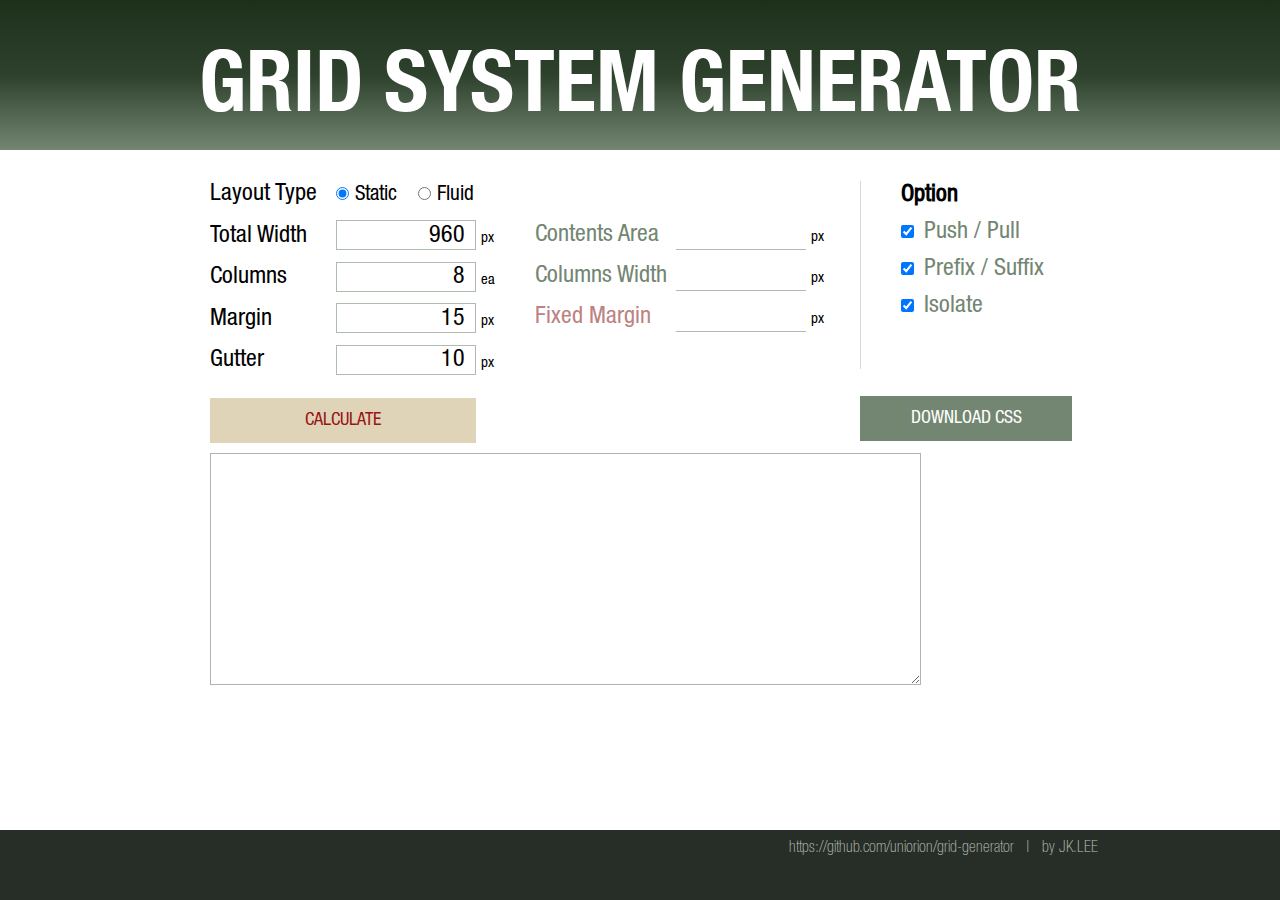
<file: index.html>
<!DOCTYPE html>
<html lang="en">
<head>
	<meta charset="UTF-8">
	<title>Generator</title>
	<link rel="stylesheet" href="style/ress.min.css">
	<link rel="stylesheet" href="style/style.css">
</head>
<body>
	<div class="container">
		<div class="header-wrap">
			<header class="header">
				<h1>GRID SYSTEM GENERATOR</h1>
			</header>
		</div>
		<div class="contents-wrap">
			<div class="contents">
				<div class="calculate">
					<label for="rdo_gs_type_stt">Layout Type</label>
					<input type="radio" name="rdo_gs_type" id="rdo_gs_type_stt" value="stt" checked>
					<label for="rdo_gs_type_stt" class="rdo-label">Static</label>
					<input type="radio" name="rdo_gs_type" id="rdo_gs_type_fld" value="fld">
					<label for="rdo_gs_type_fld" class="rdo-label">Fluid</label><br>
					<label for="txt_total_width"><span class="required"></span>Total Width</label>
					<input type="text" id="txt_total_width" value="960"><span class="unit">px</span><br>
					<label for="txt_columns"><span class="required"></span>Columns</label>
					<input type="text" id="txt_columns" value="8"><span class="unit">ea</span><br>
					<label for="txt_margin_width">Margin</label>
					<input type="text" id="txt_margin_width" value="15"><span class="unit">px</span><br>
					<label for="txt_gutter_width">Gutter</label>
					<input type="text" id="txt_gutter_width" value="10"><span class="unit">px</span>
					<button class="btn-calculate" type="button">CALCULATE</button>
				</div>
				<div class="recommend">
					<div class="recommend_alert" role="alert">
						<p>This numbers can't calculate.<br>Try again please.</p>
					</div>
					<label for="txt_content_area">Contents Area</label>
					<input type="text" id="txt_content_area" readonly><span class="unit">px</span><br>
					<label for="txt_column_width">Columns Width</label>
					<input type="text" id="txt_column_width" readonly><span class="unit">px</span><br>
					<label for="txt_fixed_margin">Fixed Margin</label>
					<input type="text" id="txt_fixed_margin" readonly><span class="unit">px</span><br>
				</div>
				<div class="options">
					<div>
						<h2>Option</h2>
						<input type="checkbox" id="chk_opt_pu" checked><label for="chk_opt_pu">Push / Pull</label><br>
						<input type="checkbox" id="chk_opt_fix" checked><label for="chk_opt_fix">Prefix / Suffix</label><br>
						<input type="checkbox" id="chk_opt_isolate" checked><label for="chk_opt_isolate">Isolate</label><br>
					</div>
					<button class="btn-download" type="button">DOWNLOAD CSS</button>
				</div>
				<div class="grid-view">
		 			<textarea name="txta_css" id="txta_css" cols="109" rows="15">
		 			</textarea>
				</div>
			</div>
		</div>
		<div class="footer-wrap">
			<footer class="footer">
	 			<ul>
	 				<li><a href="https://github.com/uniorion/grid-generator">https://github.com/uniorion/grid-generator</a></li>
	 				<li>by JK.LEE</li>
	 			</ul>
			</footer>
		</div>
	</div>	
	<script src="js/js-utils.js"></script>
	<script src="js/gs-generator.js"></script>
	<script src="js/gs-make-css.js"></script>
</body>
</html>
</file>
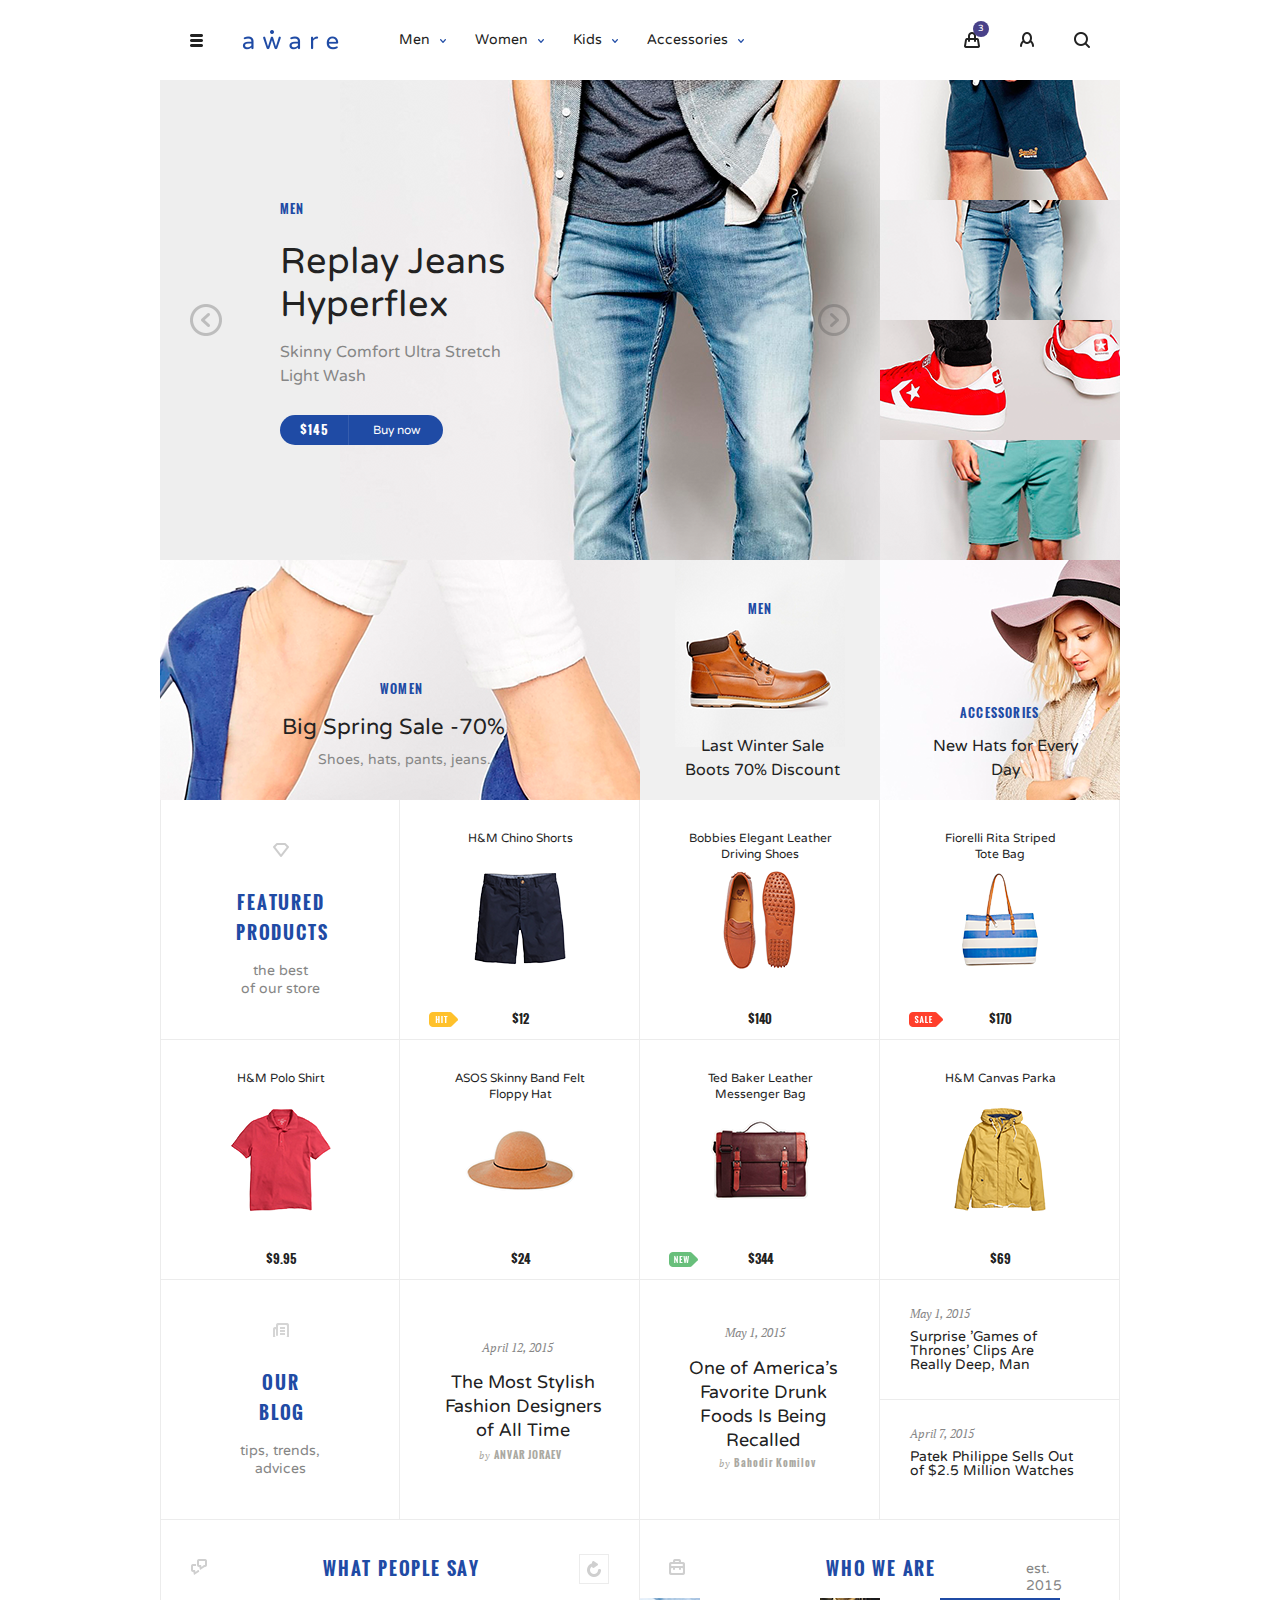
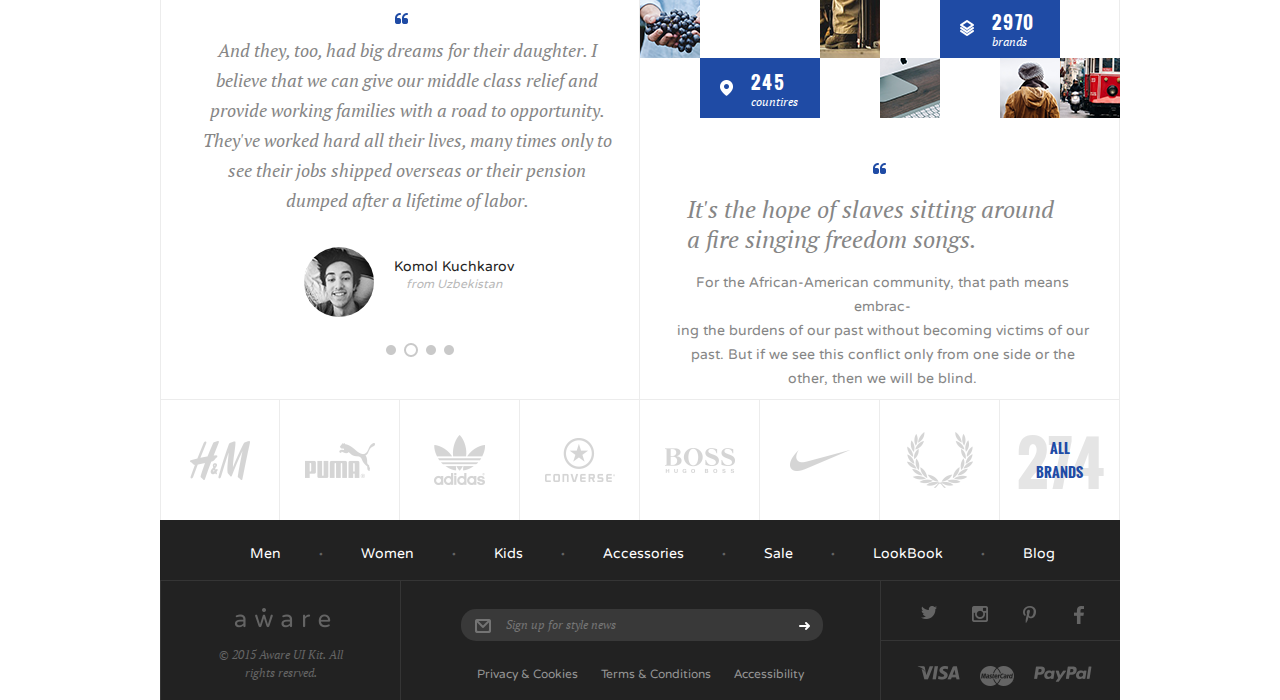
<file: FDS/aware-single-page/index.html>
<!DOCTYPE html>
<!--[if !IE]><!-->
<html lang="en"><!--<![endif]-->
<!--[if IE 6]><html lang="ko-KR" class="lt-ie10 lt-ie9 lt-ie8 ie6"><![endif]-->
<!--[if IE 7]><html lang="ko-KR" class="lt-ie10 lt-ie9 lt-ie8 ie7"><![endif]-->
<!--[if IE 8]><html lang="ko-KR" class="lt-ie10 lt-ie9 ie8"><![endif]-->
<!--[if IE 9]><html lang="ko-KR" class="lt-ie10 ie9"><![endif]-->
<head>
  <meta http-equiv="X-UA-Compatible" content="IE=Edge">
  <meta charset="UTF-8">
  <title>aware : Exculusive mall, Jeans, Accessories, Bag</title>
  <link rel="stylesheet" href="styles/style.css">
  <link rel="stylesheet" href="styles/gs-960-8-0-120-0.css">
</head>
<body>
	<a href="#skip-content" class="readable-hidden">Move to Main Contents</a>
  <div class="container">	
  	<header class="header clear-fix">
			<h1 class="logo">
				<a href="#"><img src="images/common/logo-aware.png" alt="aware Logo" width="97" height="20"></a>
			</h1>
			<button type="button" class="btn-side-menu">Menu</button>
			<nav class="hearder-menu" role="navigation">
				<h2 class="readable-hidden">Main Menu</h2>
				<ul class="clear-fix">
					<li><a href="#">Men</a></li>
					<li><a href="#">Women</a></li>
					<li><a href="#">Kids</a></li>
					<li><a href="#">Accessories</a></li>
				</ul>
			</nav>
			<ul class="header-my-menu clear-fix">
				<li>
					<a href="#" role="button"><img src="images/icon/icon-bag.png" alt="Basket">
					<span class="items-counter" data-item="3" aria-describedby="basket-item-count"></span>
					</a>
					<p class="readable-hidden" id="basket-item-count">3 Items are in your basket</p>
				</li>
				<li>
					<a href="#" role="button"><img src="images/icon/icon-face.png" alt="My Information"></a>
				</li>
				<li>
					<a href="#" role="search"><img src="images/icon/icon-search.png" alt="Search"></a>
				</li>
			</ul>
		</header>
		<main class="contents" id="skip-content">
			<div class="row">
	      <div class="box-4 col-6 contents-slider clear-fix">
					<h2 class="readable-hidden">This area is Slide Show</h2>
					<div class="slider-main">
						<ul class="clear-fix" role="banner">
							<li>
								<img src="images/contents/cont-mans-jean.png" alt="Man's Jean" width="720" height="480">
								<div class="product-info">
									<a href="#">
										<span class="category">MEN</span>
										<span class="names">Replay Jeans Hyperflex</span>
										<span class="desription">Skinny Comfort Ultra Stretch Light Wash</span>
									</a>	
									<div class="btn-price">
										<em>$145</em><a href="#" role="button">Buy now</a>
									</div>								
								</div>
							</li>
						</ul>
						<div class="slider-nav">
							<a href="#" class="btn-prev" role="button">preview</a>
							<a href="#" class="btn-next" role="button">next</a>
						</div>
					</div>
				</div>
	      <div class="box-4 col-2 slider-list">
					<ul role="banner">
						<li>
							<a href="#"><img src="images/contents/cont-slide-item01.png" alt="Product Image Description 1" width="240" height="120"></a>
						</li>
						<li class="list-item-hover">
							<a href="#"><img src="images/contents/cont-slide-item02.png" alt="Product Image Description 2" width="240" height="120"></a>
						</li>
						<li>
							<a href="#"><img src="images/contents/cont-slide-item03.png" alt="Product Image Description 3" width="240" height="120"></a>
						</li>
						<li>
							<a href="#"><img src="images/contents/cont-slide-item04.png" alt="Product Image Description 4" width="240" height="120"></a>
						</li>
					</ul>
	      </div>
			</div>
      <div class="row">
				<ul class="contents-category" role="banner">
					<li class="box-2 col-4">
						<a href="#">
							<img src="images/contents/cont-category-banner01.png" alt="Women's blue shoes" width="480" height="240">
							<p>WOMEN</p>
							<em>Big Spring Sale -70%</em>
							<span>Shoes, hats, pants, jeans.</span>
						</a>
					</li>
					<li class="box-2 col-2">
						<a href="#">
							<img src="images/contents/cont-category-banner02.png" alt="Men's brown shoes" width="240" height="240">
							<p>MEN</p>
							<em>Last Winter Sale Boots 70% Discount</em>
						</a>
					</li>
					<li class="box-2 col-2">
						<a href="#">
							<img src="images/contents/cont-category-banner03.png" alt="Women's pink hat" width="240" height="240">
							<p>ACCESSORIES</p>
							<em>New Hats for Every Day</em>
						</a>
					</li>
				</ul>
			</div>
			<div class="row">
				<ul class="contents-featured" role="banner">
					<li class="box-2 col-2">
						<h2 class="area-title">FEATURED PRODUCTS</h2>
						<p>the best<br>of our store</p>
					</li>
					<li class="box-2 col-2">
						<a href="#">
							<img src="images/contents/cont-feature01.png" alt="">
							<p class="featured-names">H&amp;M Chino Shorts</p>
							<p class="featured-price"><span class="hit">Hit item</span>$12</p>
						</a>
					</li>
					<li class="box-2 col-2">
						<a href="#">
							<img src="images/contents/cont-feature02.png" alt="">
							<p class="featured-names">Bobbies Elegant Leather<br>Driving Shoes</p>
							<p class="featured-price">$140</p>
						</a>
					</li>
					<li class="box-2 col-2">
						<a href="#">
							<img src="images/contents/cont-feature03.png" alt="">
							<p class="featured-names">Fiorelli Rita Striped<br>Tote Bag</p>
							<p class="featured-price"><span class="sale">Sale item</span>$170</p>
						</a>
					</li>
					<li class="box-2 col-2">
						<a href="#">
							<img src="images/contents/cont-feature04.png" alt="">
							<p class="featured-names">H&amp;M Polo Shirt</p>
							<p class="featured-price">$9.95</p>
						</a>
					</li>
					<li class="box-2 col-2">
						<a href="#">
							<img src="images/contents/cont-feature05.png" alt="">
							<p class="featured-names">ASOS Skinny Band Felt<br>Floppy Hat</p>
							<p class="featured-price">$24</p>
						</a>
					</li>
					<li class="box-2 col-2">
						<a href="#">
							<img src="images/contents/cont-feature06.png" alt="">
							<p class="featured-names">Ted Baker Leather<br>Messenger Bag</p>
							<p class="featured-price"><span class="new">New item</span>$344</p>
						</a>
					</li>
					<li class="box-2 col-2">
						<a href="#">
							<img src="images/contents/cont-feature07.png" alt="">
							<p class="featured-names">H&amp;M Canvas Parka</p>
							<p class="featured-price">$69</p>
						</a>
					</li>
				</ul>
			</div>
			<div class="row">
				<ul class="contents-blog">
					<li class="box-2 col-2">
						<h2 class="area-title">OUR BLOG</h2>
						<p>tips, trends,<br>advices</p>
					</li>
					<li class="box-2 col-2">
						<a href="#">
							<img src="images/contents/cont-blog-img01.png" alt="">
							<p class="blog-date">April 12, 2015</p>
							<p class="blog-title">The Most Stylish Fashion Designers of All Time</p>
							<p class="blog-author"><i>by</i> ANVAR JORAEV</p>
						</a>
					</li>
					<li class="box-2 col-2">
						<a href="#">
							<img src="images/contents/cont-blog-img01.png" alt="">
							<p class="blog-date">May 1, 2015</p>
							<p class="blog-title">One of America's Favorite Drunk Foods Is Being Recalled</p>
							<p class="blog-author"><i>by</i> Bahodir Komilov</p>
						</a>
					</li>
					<li class="box-1 col-2">
						<a href="#">
							<img src="images/contents/cont-blog-img01.png" alt="" width="240" height="120">
							<p class="blog-date">May 1, 2015</p>
							<p class="blog-title">Surprise 'Games of Thrones' Clips Are Really Deep, Man</p>
						</a></li>
					<li class="box-1 col-2">
						<a href="#">
							<img src="images/contents/cont-blog-img01.png" alt="" width="240" height="120">
							<p class="blog-date">April 7, 2015</p>
							<p class="blog-title">Patek Philippe Sells Out of $2.5 Million Watches</p>
						</a></li>
				</ul>
			</div>
			<div class="row">
				<div class="box-4 col-4 contents-comments">
					<h2 class="area-title">WHAT PEOPLE SAY</h2>
					<ul class="comments-list">
						<li>
							<q>And they, too, had big dreams for their daughter. I believe that we can give our middle class relief and provide working families with a road to opportunity. They've worked hard all their lives, many times only to see their jobs shipped overseas or their pension dumped after a lifetime of labor.</q>
							<figure>
								<img src="images/contents/cont-thumbnail-komol.png" alt="" width="70" height="70">
								<figcaption>Komol Kuchkarov<br><i>from Uzbekistan</i></figcaption>
							</figure>
						</li>
					</ul>
					<ul class="pagination">
						<li role="button">1</li>
						<li class="on" role="button">2</li>
						<li role="button">3</li>
						<li role="button">4</li>
					</ul>
					<button type="button" class="btn-reload">Reload</button>
				</div>
				<div class="box-4 col-4 contents-about">
					<h2 class="area-title">WHO WE ARE</h2>
					<span>est. 2015</span>
					<div class="about-info">
						<div class="countries"><em>245</em><i>countires</i></div>
						<div class="brands"><em>2970</em><i>brands</i></div>
						<span class="about-pic-1" role="image"></span>
						<span class="about-pic-2" role="image"></span>
						<span class="about-pic-3" role="image"></span>
						<span class="about-pic-4" role="image"></span>
						<span class="about-pic-5" role="image"></span>
					</div>
					<q>It's the hope of slaves sitting around a fire singing freedom songs.</q>
					<p>For the African-American community, that path means embrac-<br>ing the burdens of our past without becoming victims of our past. But if we see this conflict only from one side or the other, then we will be blind.</p>
				</div>
			</div>
			<div class="row">
				<h2 class="readable-hidden">Our Brands</h2>
				<ul class="contents-brands" role="banner">
					<li class="box-1 col-1">H&amp;M</li>
					<li class="box-1 col-1">Puma</li>
					<li class="box-1 col-1">Adidas</li>
					<li class="box-1 col-1">Converse</li>
					<li class="box-1 col-1">Boss</li>
					<li class="box-1 col-1">Nike</li>
					<li class="box-1 col-1">Crown</li>
					<li class="box-1 col-1">ALL<br>BRANDS<em>274</em></li>
				</ul>
			</div>
		</main>
		<footer class="footer">
			<nav role="navigation">
				<h2 class="readable-hidden">Category</h2>
				<ul class="footer-category">
					<li><a href="#">Men</a></li>
					<li><a href="#">Women</a></li>
					<li><a href="#">Kids</a></li>
					<li><a href="#">Accessories</a></li>
					<li><a href="#">Sale</a></li>
					<li><a href="#">LookBook</a></li>
					<li><a href="#">Blog</a></li>
				</ul>
			</nav>
			<div class="row">
				<div class="box-1 col-2 footer-copyright">
					<p>© 2015 Aware UI Kit. All<br>rights resrved.</p>
				</div>
				<div class="box-1 col-4 footer-guide">
					<form action="#">
						<fieldset>
							<legend>Confirm Email for Receive News Feed </legend>
							<label for="sign-email">Sign up for style news</label>
							<input type="email" id="sign-email" placeholder="Sign up for style news">
							<button type="submit">Submit</button>
						</fieldset>
					</form>
					<ul role="list">
						<li><a href="#">Privacy &amp; Cookies</a></li>
						<li><a href="#">Terms &amp; Conditions</a></li>
						<li><a href="#">Accessibility</a></li>
					</ul>
				</div>
				<div class="box-1 col-2 footer-socialnPay">
					<ul class="footer-social clear-fix">
						<li><a href="#" role="button">Twitter</a></li>
						<li><a href="#" role="button">Instagram</a></li>
						<li><a href="#" role="button">Pinterest</a></li>
						<li><a href="#" role="button">Facebook</a></li>
					</ul>
					<ul class="footer-payment clear-fix" role="banner">
						<li>VISA</li>
						<li>Master Card</li>
						<li>Paypal</li>
					</ul>
				</div>
			</div>
		</footer>
	</div>
</body>
</html>
</file>
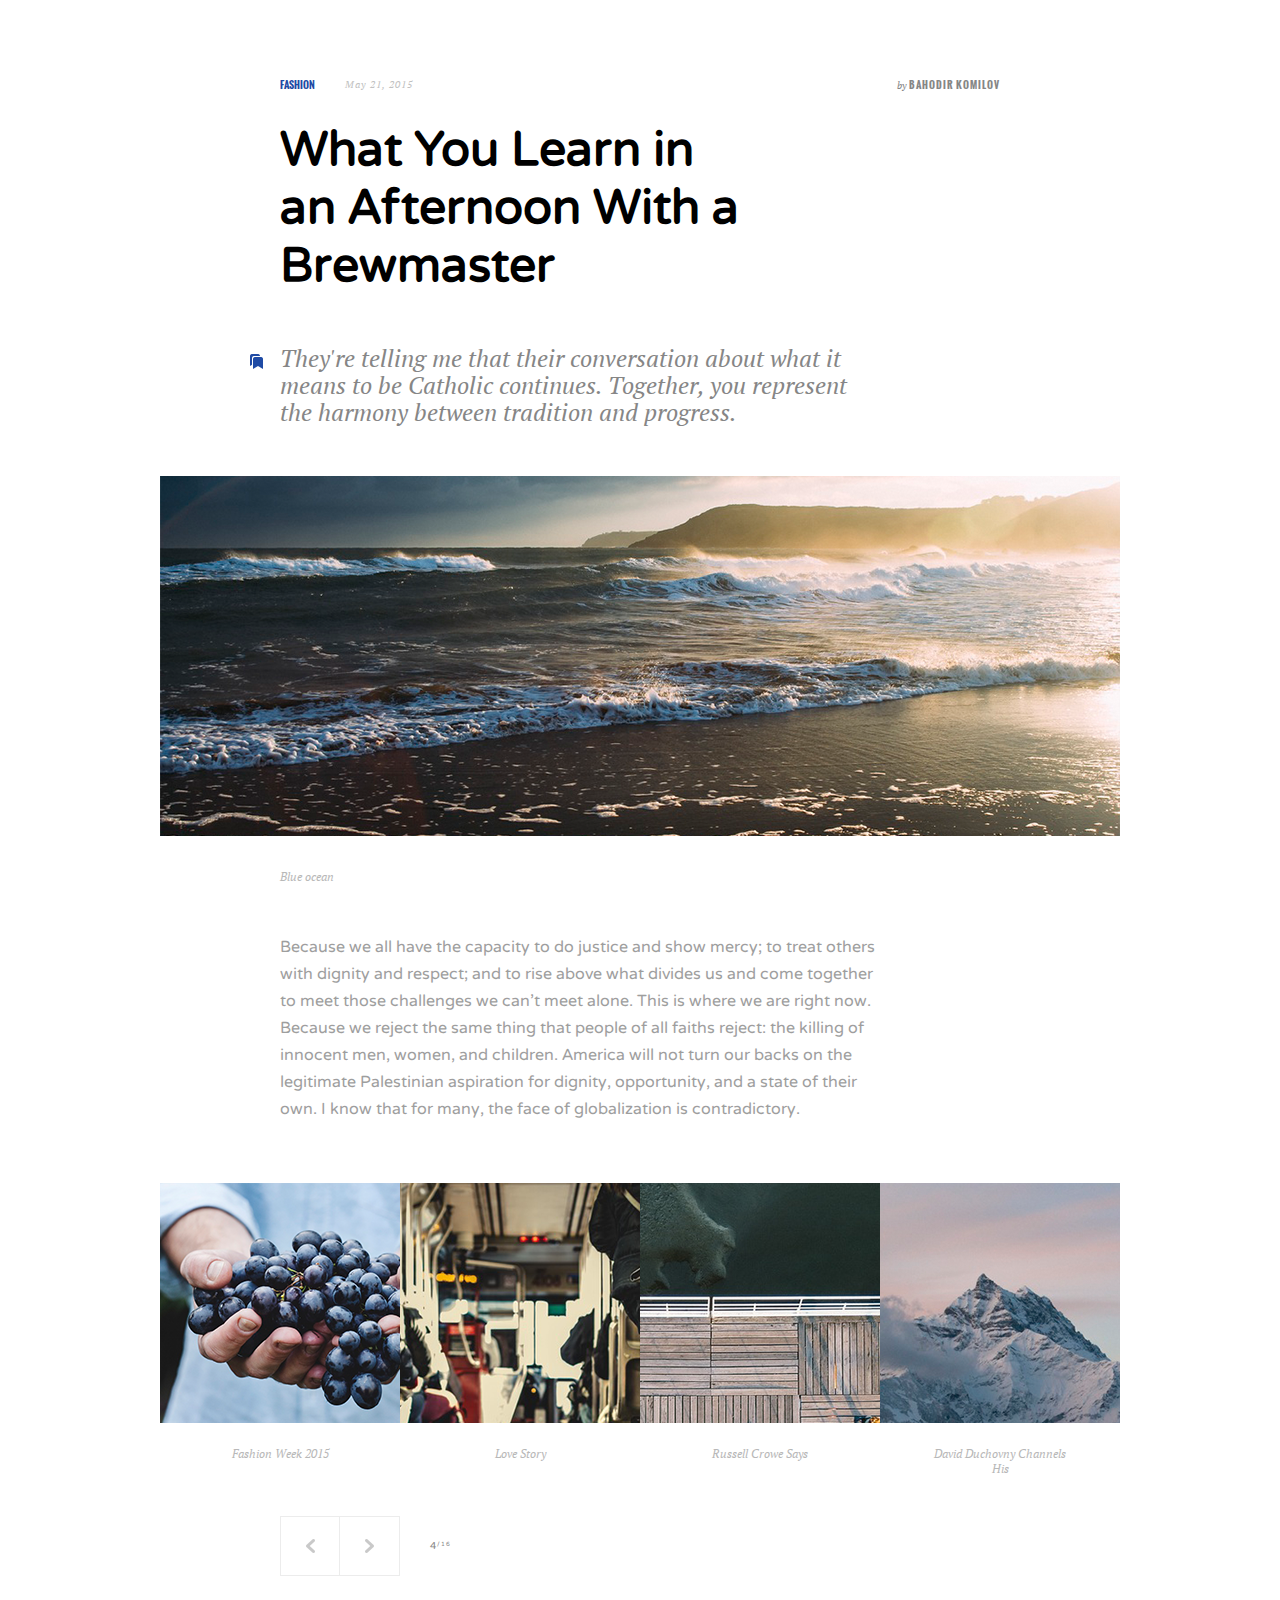
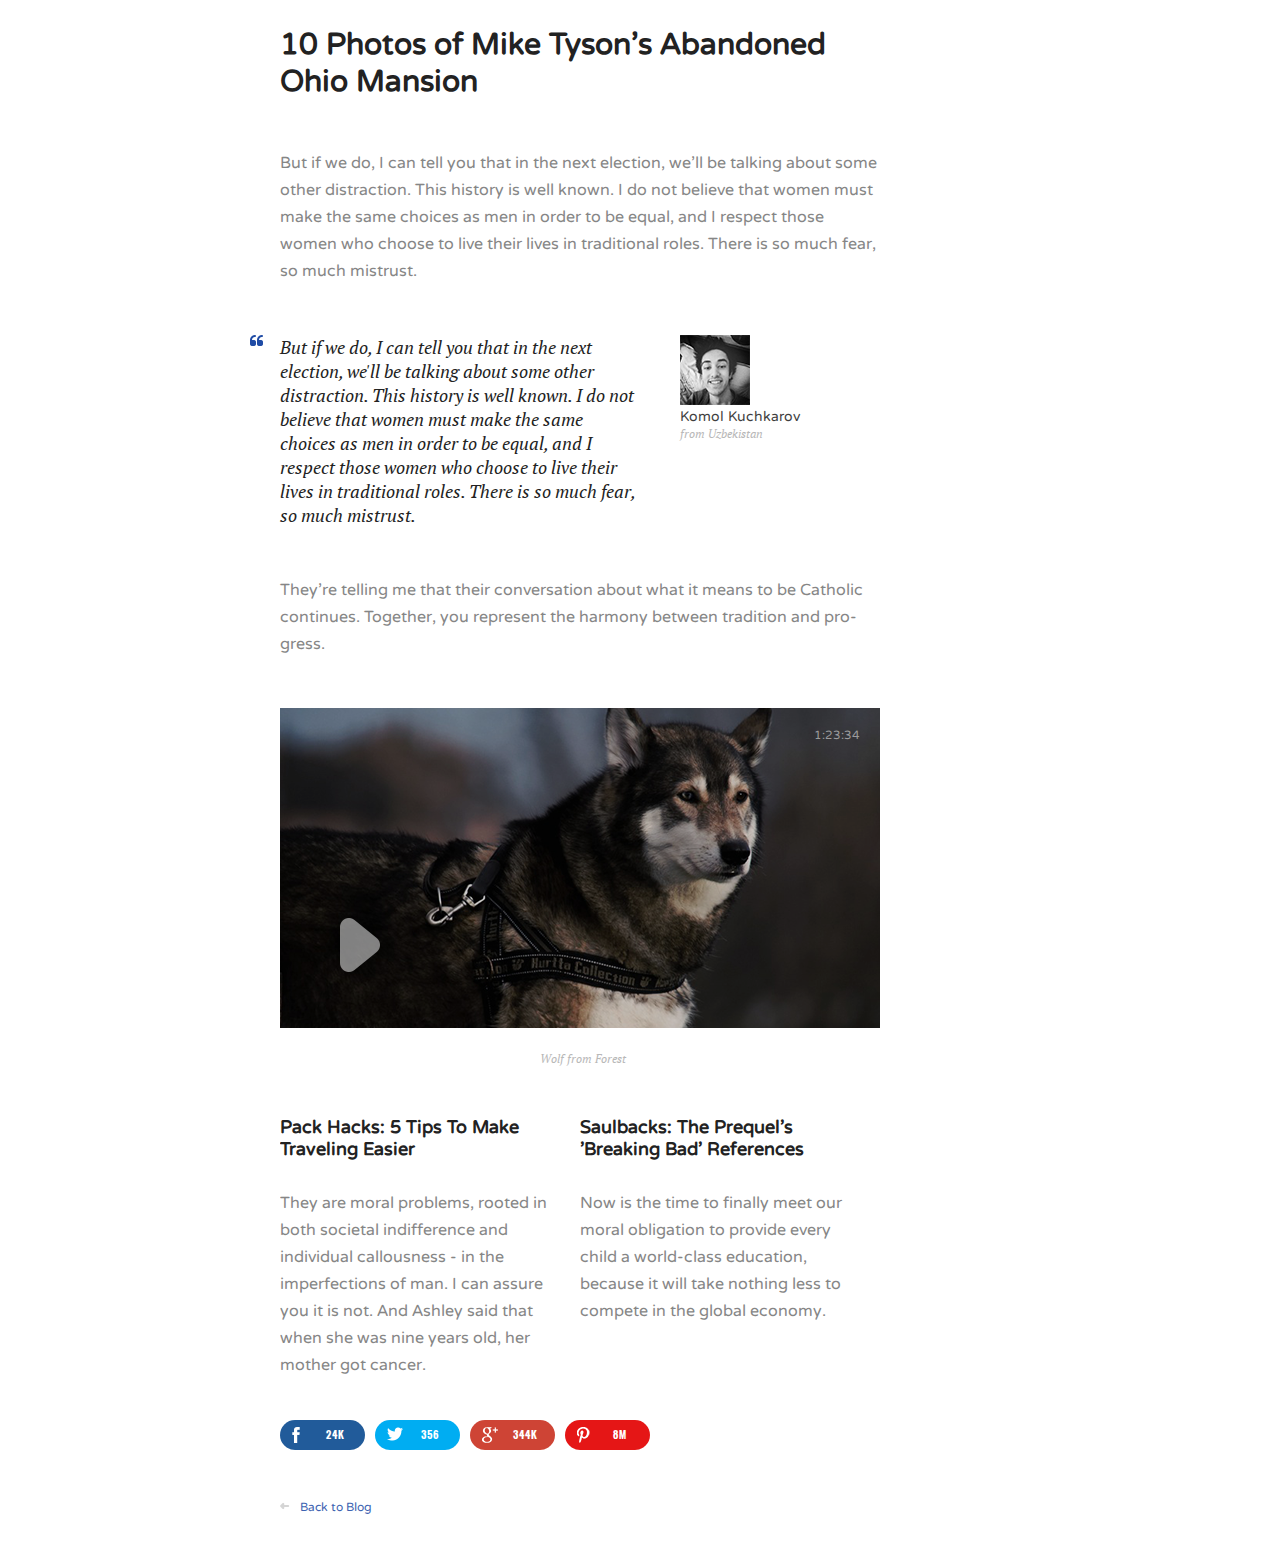
<file: FDS/fashion-single-page/index.html>
<!DOCTYPE html>
<html lang="en">
<head>
  <meta charset="UTF-8">
  <title>Fashion : What You Learn in an Afternoon With a Brewmaster</title>
  <link rel="stylesheet" href="css/style.css">
</head>
<body>
  <div class="wrapper">
    <header class="header">
      <div class="header-info">
        <span class="logo ft-oswald-bold">FASHION</span>
        <span class="date ft-serif-italic">May 21, 2015</span>
        <span class="author ft-serif-italic">by <em class="ft-oswald-bold">BAHODIR KOMILOV</em></span>
      </div>
      <h1 class="header-title">What You Learn in<br>
      an Afternoon With a<br>Brewmaster</h1>
      <p class="header-describe ft-serif-italic">
        <span class="side-bookmark">Bookmark</span>
        They're telling me that their conversation about what it<br>means to be Catholic continues. Together, you represent<br>the harmony between tradition and progress.
      </p>
    </header>
    <div class="main-contents01">
      <figure class="wide-image">
        <img src="images/contents/img_bule_ocean.png" alt="Blue ocean in ">
        <figcaption class="ft-serif-italic">Blue ocean</figcaption>
      </figure>
      <p class="main-contents01-describe">
        Because we all have the capacity to do justice and show mercy; to treat others<br>with dignity and respect; and to rise above what divides us and come together<br>to meet those challenges we can't meet alone. This is where we are right now.<br>Because we reject the same thing that people of all faiths reject: the killing of<br>innocent men, women, and children. America will not turn our backs on the<br>legitimate Palestinian aspiration for dignity, opportunity, and a state of their<br>own. I know that for many, the face of globalization is contradictory.
      </p>
      <div class="wide-image-list-carousel">
        <ul>
          <li>
            <figure>
              <img src="images/contents/fashion-week-2015.png" alt="">
              <figcaption class="ft-serif-italic">Fashion Week 2015</figcaption>
            </figure>
          </li>
          <li>
            <figure>
              <img src="images/contents/love-story.png" alt="">
              <figcaption class="ft-serif-italic">Love Story</figcaption>
            </figure>
          </li>
          <li>
            <figure>
              <img src="images/contents/russell-crowe-says.png" alt="">
              <figcaption class="ft-serif-italic">Russell Crowe Says</figcaption>
            </figure>
          </li>
          <li>
            <figure>
              <img src="images/contents/david-duchovny-channels-his.png" alt="">
              <figcaption class="ft-serif-italic">David Duchovny Channels<br>His</figcaption>
            </figure>
          </li>
        </ul>
        <div class="wide-image-list-control">
          <a href="#" class="btn-prev">preview button</a>
          <a href="#" class="btn-next">next button</a>
          <span class="wide-image-list-control-pagenum">
            <em>4</em><span>/16</span>
          </span>
        </div>
      </div>
    </div>
    <section class="main-contents02">
      <h2 class="main-contents02-title">10 Photos of Mike Tyson's Abandoned<br>Ohio Mansion</h2>
      <p class="main-contents02-describe">
       But if we do, I can tell you that in the next election, we'll be talking about some<br>other distraction. This history is well known. I do not believe that women must<br>make the same choices as men in order to be equal, and I respect those<br>women who choose to live their lives in traditional roles. There is so much fear,<br>so much mistrust.
      </p>
      <div class="main-contents02-qoute">
        <blockquote class="ft-serif-italic">
          <span class="side-qoute">qoutation marks</span>
          But if we do, I can tell you that in the next<br> election, we'll be talking about some other<br>distraction. This history is well known. I do not<br>believe that women must make the same<br>choices as men in order to be equal, and I<br>respect those women who choose to live their<br>lives in traditional roles. There is so much fear,<br>so much mistrust.
        </blockquote>
        <figure>
          <img src="images/contents/photo-komol.png" alt="Komol Kuchkarob's face picture">
          <figcaption>Komol Kuchkarov<br><span class="ft-serif-italic">from Uzbekistan</span></figcaption>
        </figure>
      </div>
      <p class="main-contents02-describe">
       They're telling me that their conversation about what it means to be Catholic<br>continues. Together, you represent the harmony between tradition and pro-<br>gress.
      </p>
    </section>
    <div class="main-contents03">
      <figure class="main-contents03-video">
        <img src="images/contents/wolf.png" alt="Wolf">
        <button type="button" class="btn-play">Play</button>
        <span class="main-contents03-video-duration">1:23:34</span>
        <figcaption class="ft-serif-italic">Wolf from Forest</figcaption>
      </figure>
      <div class="main-contents03-row">
        <div class="main-contents03-col1">
          <h2>Pack Hacks: 5 Tips To Make<br>Traveling Easier</h2>
          <p>They are moral problems, rooted in<br>both societal indifference and<br>individual callousness - in the<br>imperfections of man. I can assure<br>you it is not. And Ashley said that<br>when she was nine years old, her<br>mother got cancer.</p>
        </div>
        <div class="main-contents03-col2">
          <h2>Saulbacks: The Prequel's<br>'Breaking Bad' References</h2>
          <p>Now is the time to finally meet our<br>moral obligation to provide every<br>child a world-class education,<br>because it will take nothing less to<br>compete in the global economy.</p>
        </div>
      </div>
    </div>
    <div class="social-share">
      <ul>
        <li><a href="#" data-social-type="facebook"><span class="ft-oswald-bold">24K</span></a></li>
        <li><a href="#" data-social-type="twitter"><span class="ft-oswald-bold">356</span></a></li>
        <li><a href="#" data-social-type="google"><span class="ft-oswald-bold">344K</span></a></li>
        <li><a href="#" data-social-type="pinterest"><span class="ft-oswald-bold">8M</span></a></li>
      </ul>
    </div>
    <div class="go-back">
      <a href="">Back to Blog</a>
    </div>
  </div>
</body>
</html>
</file>
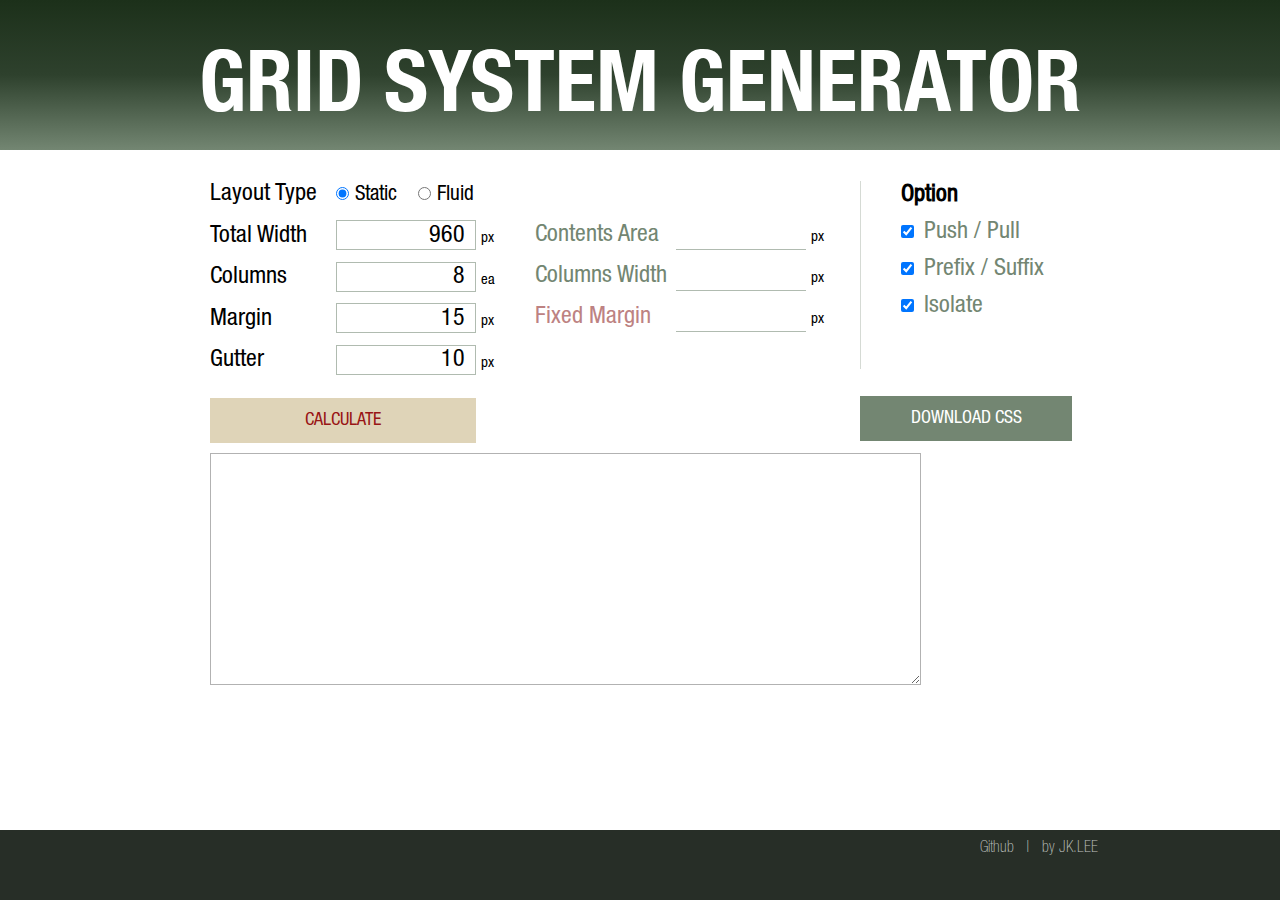
<file: FDS/grid-system-generator/index.html>
<!DOCTYPE html>
<html lang="en">
<head>
	<meta charset="UTF-8">
	<title>Generator</title>
	<link rel="stylesheet" href="style/ress.min.css">
	<link rel="stylesheet" href="style/style.css">
</head>
<body>
	<div class="container">
		<div class="header-wrap">
			<header class="header">
				<h1>GRID SYSTEM GENERATOR</h1>
			</header>
		</div>
		<div class="contents-wrap">
			<div class="contents">
				<div class="calculate">
					<label for="rdo_gs_type_stt">Layout Type</label>
					<input type="radio" name="rdo_gs_type" id="rdo_gs_type_stt" value="stt" checked>
					<label for="rdo_gs_type_stt" class="rdo-label">Static</label>
					<input type="radio" name="rdo_gs_type" id="rdo_gs_type_fld" value="fld">
					<label for="rdo_gs_type_fld" class="rdo-label">Fluid</label><br>
					<label for="txt_total_width"><span class="required"></span>Total Width</label>
					<input type="text" id="txt_total_width" value="960"><span class="unit">px</span><br>
					<label for="txt_columns"><span class="required"></span>Columns</label>
					<input type="text" id="txt_columns" value="8"><span class="unit">ea</span><br>
					<label for="txt_margin_width">Margin</label>
					<input type="text" id="txt_margin_width" value="15"><span class="unit">px</span><br>
					<label for="txt_gutter_width">Gutter</label>
					<input type="text" id="txt_gutter_width" value="10"><span class="unit">px</span>
					<button class="btn-calculate" type="button">CALCULATE</button>
				</div>
				<div class="recommend">
					<div class="recommend_alert" role="alert">
						<p>This numbers can't calculate.<br>Try again please.</p>
					</div>
					<label for="txt_content_area">Contents Area</label>
					<input type="text" id="txt_content_area" readonly><span class="unit">px</span><br>
					<label for="txt_column_width">Columns Width</label>
					<input type="text" id="txt_column_width" readonly><span class="unit">px</span><br>
					<label for="txt_fixed_margin">Fixed Margin</label>
					<input type="text" id="txt_fixed_margin" readonly><span class="unit">px</span><br>
				</div>
				<div class="options">
					<div>
						<h2>Option</h2>
						<input type="checkbox" id="chk_opt_pu" checked><label for="chk_opt_pu">Push / Pull</label><br>
						<input type="checkbox" id="chk_opt_fix" checked><label for="chk_opt_fix">Prefix / Suffix</label><br>
						<input type="checkbox" id="chk_opt_isolate" checked><label for="chk_opt_isolate">Isolate</label><br>
					</div>
					<button class="btn-download" type="button">DOWNLOAD CSS</button>
				</div>
				<div class="grid-view">
		 			<textarea name="txta_css" id="txta_css" cols="109" rows="15">
		 			</textarea>
				</div>
			</div>
		</div>
		<div class="footer-wrap">
			<footer class="footer">
	 			<ul>
	 				<li><a href="https://github.com/uniorion/project/tree/master/FDS/grid-system-generator">Github</a></li>
	 				<li>by JK.LEE</li>
	 			</ul>
			</footer>
		</div>
	</div>	
	<script src="js/js-utils.js"></script>
	<script src="js/gs-generator.js"></script>
	<script src="js/gs-make-css.js"></script>
</body>
</html>
</file>
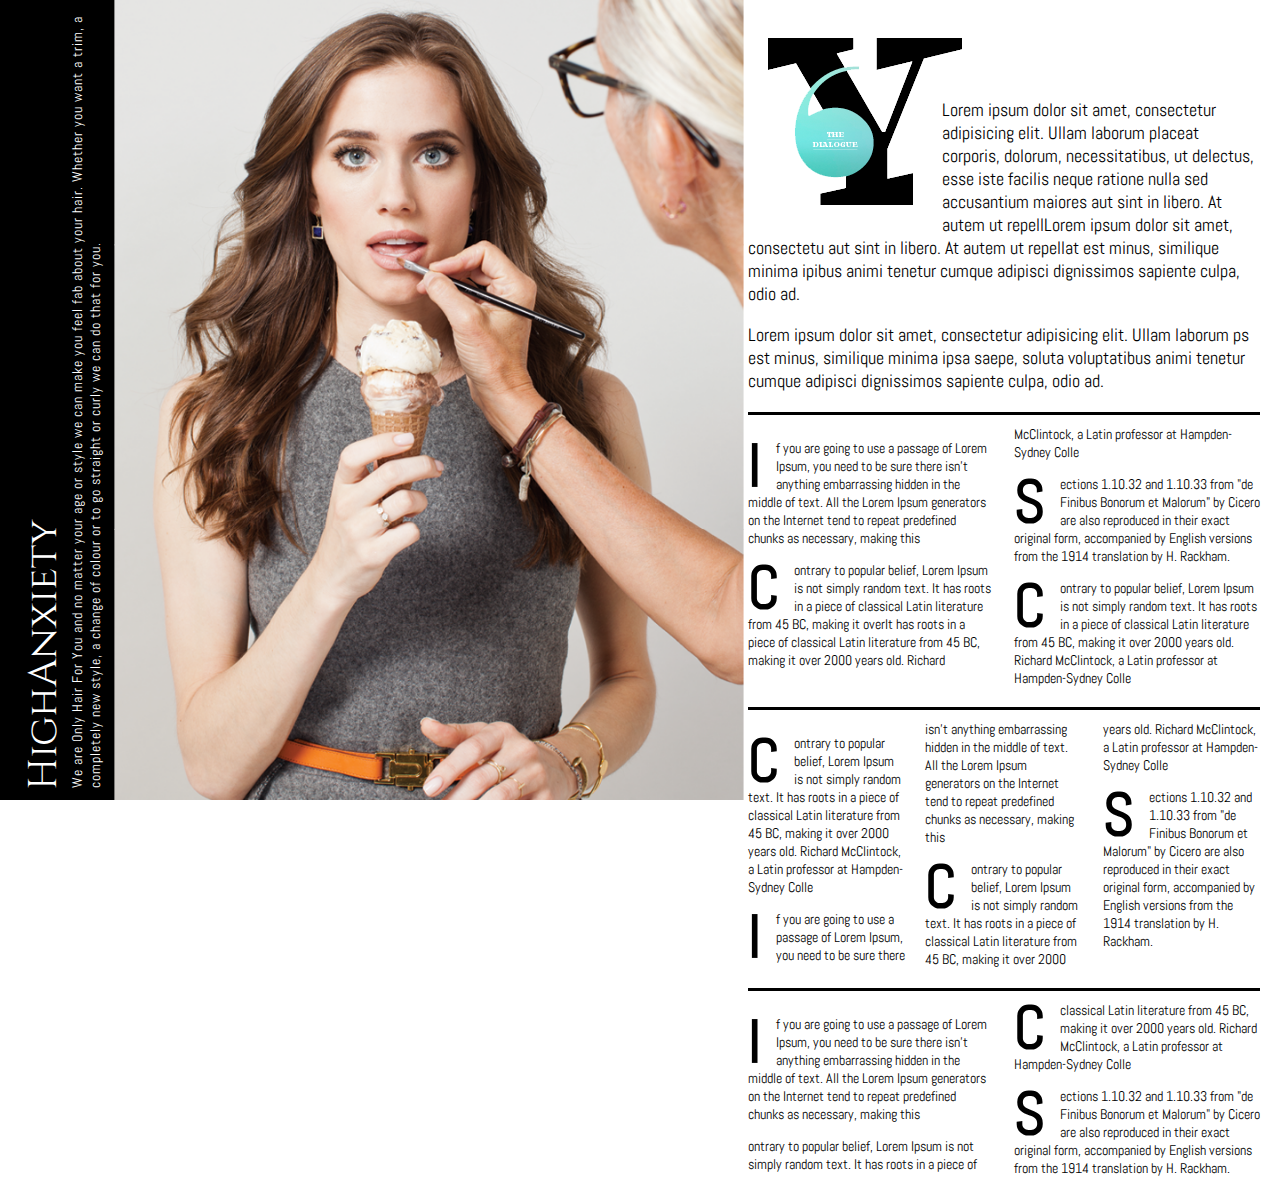
<file: FDS/magazine-dropcap/index.html>
<!DOCTYPE html>
<html lang="ko">
<head>
	<meta charset="UTF-8">
	<title>Magazine - Dropcap Design</title>
	<link rel="stylesheet" href="css/style.css">
	<link href="https://fonts.googleapis.com/css?family=Abel|Cinzel" rel="stylesheet">
</head>
<body>
	<div class="wrapper">
		<div class="magazine-photo-area">
			<div class="magazine-photo-title">
				<h1 class="ft-cinzel-head">HighAnxiety</h1>
				<p>We are Only Hair For You and no matter your age or style we can make you feel fab about your hair.  Whether you want a trim, a completely new style, a change of colour or to go straight or curly we can do that for you.</p>
			</div>
			<img src="images/beautiful-girl.png" alt="아이스크림을 먹으며 메이크업을 받고 있는 여성" width="709" height="900">
		</div> 
		<div class="magazine-contents">
			<div class="magazine-contents-head">
				<img src="images/character-Y.png" alt="The Dialogue" width="194" height="167">
				<p>Lorem ipsum dolor sit amet, consectetur adipisicing elit. Ullam laborum placeat corporis, dolorum, necessitatibus, ut delectus, esse iste facilis neque ratione nulla sed accusantium maiores aut sint in libero. At autem ut repellLorem ipsum dolor sit amet, consectetu aut sint in libero. At autem ut repellat est minus, similique minima ipibus animi tenetur cumque adipisci dignissimos sapiente culpa, odio ad.</p> 
				<p>Lorem ipsum dolor sit amet, consectetur adipisicing elit. Ullam laborum ps est minus, similique minima ipsa saepe, soluta voluptatibus animi tenetur cumque adipisci dignissimos sapiente culpa, odio ad.</p>
			</div>
			<div class="magazine-contents-parag col2">
				<p class="dropcap">If you are going to use a passage of Lorem Ipsum, you need to be sure there isn't anything embarrassing hidden in the middle of text. All the Lorem Ipsum generators on the Internet tend to repeat predefined chunks as necessary, making this</p>
				<p class="dropcap">Contrary to popular belief, Lorem Ipsum is not simply random text. It has roots in a piece of classical Latin literature from 45 BC, making it overIt has roots in a piece of classical Latin literature from 45 BC, making it over 2000 years old. Richard McClintock, a Latin professor at Hampden-Sydney Colle</p>
				<p class="dropcap">Sections 1.10.32 and 1.10.33 from "de Finibus Bonorum et Malorum" by Cicero are also reproduced in their exact original form, accompanied by English versions from the 1914 translation by H. Rackham.</p>
				<p class="dropcap">Contrary to popular belief, Lorem Ipsum is not simply random text. It has roots in a piece of classical Latin literature from 45 BC, making it over 2000 years old. Richard McClintock, a Latin professor at Hampden-Sydney Colle</p>
			</div>
			<div class="magazine-contents-parag col3">
				<p class="dropcap">Contrary to popular belief, Lorem Ipsum is not simply random text. It has roots in a piece of classical Latin literature from 45 BC, making it over 2000 years old. Richard McClintock, a Latin professor at Hampden-Sydney Colle</p>
				<p class="dropcap">If you are going to use a passage of Lorem Ipsum, you need to be sure there isn't anything embarrassing hidden in the middle of text. All the Lorem Ipsum generators on the Internet tend to repeat predefined chunks as necessary, making this</p>
				<p class="dropcap">Contrary to popular belief, Lorem Ipsum is not simply random text. It has roots in a piece of classical Latin literature from 45 BC, making it over 2000 years old. Richard McClintock, a Latin professor at Hampden-Sydney Colle</p>
				<p class="dropcap">Sections 1.10.32 and 1.10.33 from "de Finibus Bonorum et Malorum" by Cicero are also reproduced in their exact original form, accompanied by English versions from the 1914 translation by H. Rackham.</p>
			</div>
			<div class="magazine-contents-parag col2">
				<p class="dropcap">If you are going to use a passage of Lorem Ipsum, you need to be sure there isn't anything embarrassing hidden in the middle of text. All the Lorem Ipsum generators on the Internet tend to repeat predefined chunks as necessary, making this</p>
				<p class="dropcap">Contrary to popular belief, Lorem Ipsum is not simply random text. It has roots in a piece of classical Latin literature from 45 BC, making it over 2000 years old. Richard McClintock, a Latin professor at Hampden-Sydney Colle</p>
				<p class="dropcap">Sections 1.10.32 and 1.10.33 from "de Finibus Bonorum et Malorum" by Cicero are also reproduced in their exact original form, accompanied by English versions from the 1914 translation by H. Rackham.</p>
			</div>
		</div>
	</div>
</body>
</html>
</file>
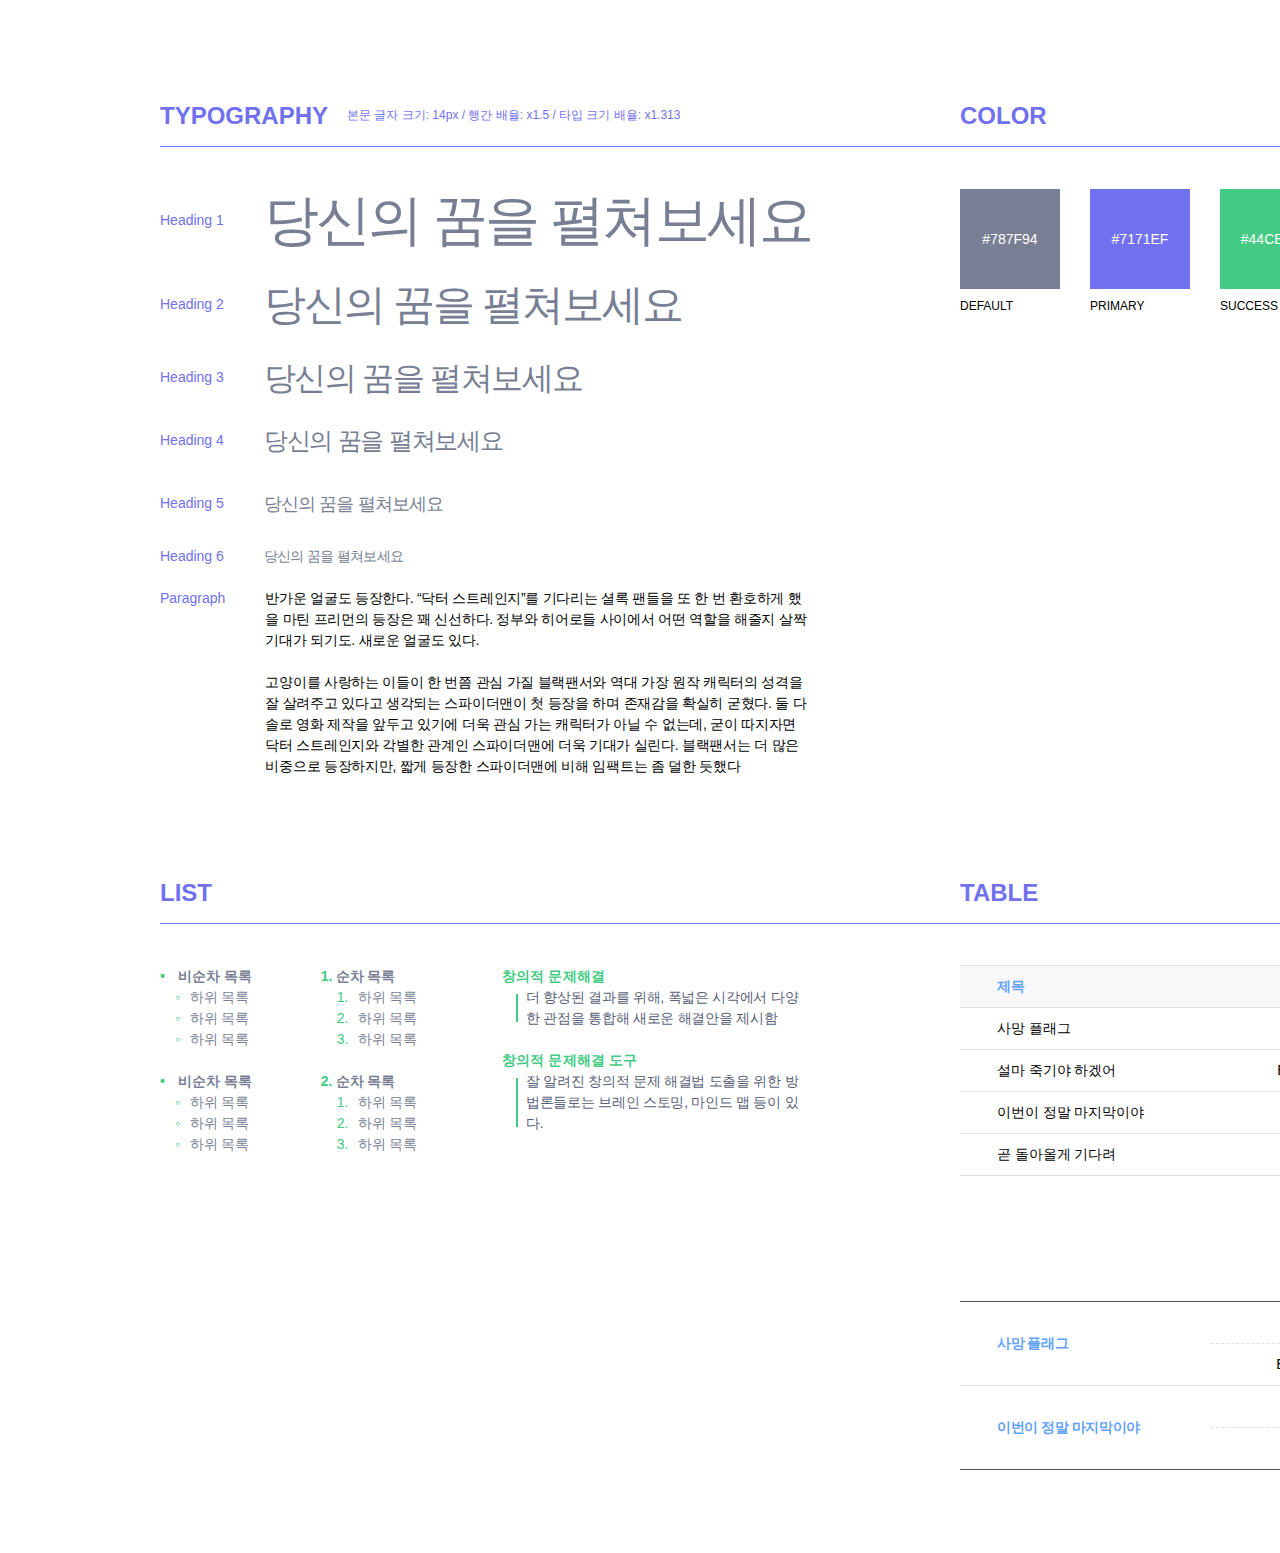
<file: FDS/typography/index.html>
<!DOCTYPE html>
<html lang="ko-KR">
<head>
	<meta charset="UTF-8">
	<title>Document</title>
	<link rel="stylesheet" href="css/ui-kit-rem.css">
	<link href='http://spoqa.github.io/spoqa-han-sans/css/SpoqaHanSans-kr.css' rel='stylesheet' type='text/css'>
</head>
<body class="container">
	<div class="area-typography">
		<div class="area-title clear-fix">
			<p class="title">TYPOGRAPHY</p>
			<p class="description">본문 글자 크기: 14px  /  행간 배율: x1.5  /  타입 크기 배율: x1.313</p>
		</div>
		<div class="content-typography">
			<div class="parag-1 clear-fix">
				<p>Heading 1</p>
				<h1>당신의 꿈을 펼쳐보세요</h1>
			</div>
			<div class="parag-2 clear-fix">
				<p>Heading 2</p>
				<h2>당신의 꿈을 펼쳐보세요</h2>
			</div>
			<div class="parag-3 clear-fix">
				<p>Heading 3</p>
				<h3>당신의 꿈을 펼쳐보세요</h3>
			</div>
			<div class="parag-4 clear-fix">
				<p>Heading 4</p>
				<h4>당신의 꿈을 펼쳐보세요</h4>
			</div>
			<div class="parag-5 clear-fix">
				<p>Heading 5</p>
				<h5>당신의 꿈을 펼쳐보세요</h5>
			</div>
			<div class="parag-6 clear-fix">
				<p>Heading 6</p>
				<h6>당신의 꿈을 펼쳐보세요</h6>
			</div>
			<div class="parag-p clear-fix">
				<p>Paragraph</p>
				<p>반가운 얼굴도 등장한다. “닥터 스트레인지”를 기다리는 셜록 팬들을 또 한 번 환호하게 했을 마틴 프리먼의 등장은 꽤 신선하다. 정부와 히어로들 사이에서 어떤 역할을 해줄지 살짝 기대가 되기도. 새로운 얼굴도 있다.<br><br>
				고양이를 사랑하는 이들이 한 번쯤 관심 가질 블랙팬서와 역대 가장 원작 캐릭터의 성격을 잘 살려주고 있다고 생각되는 스파이더맨이 첫 등장을 하며 존재감을 확실히 굳혔다. 둘 다 솔로 영화 제작을 앞두고 있기에 더욱 관심 가는 캐릭터가 아닐 수 없는데, 굳이 따지자면 닥터 스트레인지와 각별한 관계인 스파이더맨에 더욱 기대가 실린다. 블랙팬서는 더 많은 비중으로 등장하지만, 짧게 등장한 스파이더맨에 비해 임팩트는 좀 덜한 듯했다
				</p>
			</div>
		</div>
	</div>
	<div class="area-color">
		<div class="area-title clear-fix">
			<p class="title">COLOR</p> 
		</div>
		<div class="content-color clear-fix">
			<ul class="clear-fix">
				<li>
					<div class="color-box type1">
						<p>#787F94</p>
					</div>
					<p>DEFAULT</p>
				</li>
				<li>
					<div class="color-box type2">
						<p>#7171EF</p>
					</div>
					<p>PRIMARY</p>
				</li>
				<li>
					<div class="color-box type3">
						<p>#44CB83</p>
					</div>
					<p>SUCCESS</p>
				</li>
				<li>
					<div CLASS="color-box type4">
						<p>#63A2FC</p>
					</div>
					<p>INFO</p>
				</li>
				<li>
					<div class="color-box type5">
						<p>#FF5448</p>
					</div>
					<p>DANGER</p>
				</li>
				<li>
					<div class="color-box type6">
						<p>#FCB409</p>
					</div>
					<p>WARNING</p>
				</li>
			</ul> 
		</div>
	</div>
	<div class="area-list">
		<div class="area-title clear-fix">
			<p class="title">LIST</p> 
		</div>
		<div class="content-list clear-fix">
			<ul class="content-list-1">
				<li>
					비순차 목록
					<ul>
						<li>하위 목록</li>
						<li>하위 목록</li>
						<li>하위 목록</li>
					</ul>
				</li>
				<li>
					비순차 목록
					<ul>
						<li>하위 목록</li>
						<li>하위 목록</li>
						<li>하위 목록</li>
					</ul>
				</li>
			</ul> 
	 		<ol class="content-list-2">
				<li>
					<span class="ol-color-content">순차 목록</span>
					<ol>
						<li><span class="ol-color-content">하위 목록</span></li>
						<li><span class="ol-color-content">하위 목록</span></li>
						<li><span class="ol-color-content">하위 목록</span></li>
					</ol>
				</li>
				<li>
					<span class="ol-color-content">순차 목록</span>
					<ol>
						<li><span class="ol-color-content">하위 목록</span></li>
						<li><span class="ol-color-content">하위 목록</span></li>
						<li><span class="ol-color-content">하위 목록</span></li>
					</ol>
				</li>
			</ol>  
		 	<dl class="content-list-3">
		 		<dt>창의적 문제해결</dt>
		 		<dd>더 향상된 결과를 위해, 폭넓은 시각에서 다양한 관점을 통합해 새로운 해결안을 제시함</dd>
		 		<dt>창의적 문제해결 도구</dt>
		 		<dd>잘 알려진 창의적 문제 해결법 도출을 위한 방법론들로는 브레인 스토밍, 마인드 맵 등이 있다.</dd>
		 	</dl> 
		</div>
	</div> 

	<div class="area-table">
		<div class="area-title clear-fix">
			<p class="title">TABLE</p> 
		</div>
		<div class="content-table">
			<table class="table-type1">
				<caption class="readable-hidden">테이블 디자인 타입1</caption>
				<thead>
					<tr>
						<th>제목</th>
						<th>종류</th>
						<th>가격</th>
						<th>수량</th>
						<th>비고</th>
					</tr>
				</thead>
				<tbody>
					<tr>
						<td>사망 플래그</td>
						<td>도서</td>
						<td>50,000
						<td>300</td>
						<td>재고없음</td>
					</tr>
					<tr>
						<td>설마 죽기야 하겠어</td>
						<td>E-BOOK</td>
						<td>50,000
						<td>-</td>
						<td>-</td>
					</tr>
					<tr>
						<td>이번이 정말 마지막이야</td>
						<td>도서</td>
						<td>50,000
						<td>212</td>
						<td>재고없음</td>
					</tr>
					<tr>
						<td>곧 돌아올게 기다려</td>
						<td>도서</td>
						<td>50,000
						<td>179</td>
						<td>-</td>
					</tr>
				</tbody>
			</table>
 			<table class="table-type2">
				<caption class="readable-hidden">테이블 디자인 타입2</caption>
				<tr>
					<th></th>
					<th></th>
					<th scope="col">가격</th>
					<th scope="col">수량</th>
					<th scope="col">비고</th>
				</tr>
				<tr>
					<th rowspan="2" scope="row">사망 플래그</th>
					<td>도서</td>
					<td>50,000
					<td>300</td>
					<td>재고없음</td>
				</tr>
				<tr>
					<td>E-BOOK</td>
					<td>50,000
					<td>-</td>
					<td>-</td>
				</tr>
				<tr>
					<th rowspan="2" scope="row">이번이 정말 마지막이야</th>
					<td>도서</td>
					<td>50,000
					<td>212</td>
					<td>재고없음</td>
				</tr>
				<tr>
					<td>도서</td>
					<td>50,000
					<td>179</td>
					<td>-</td>
				</tr>
			</table>
		</div>
	</div>

</body>
</html>
</file>
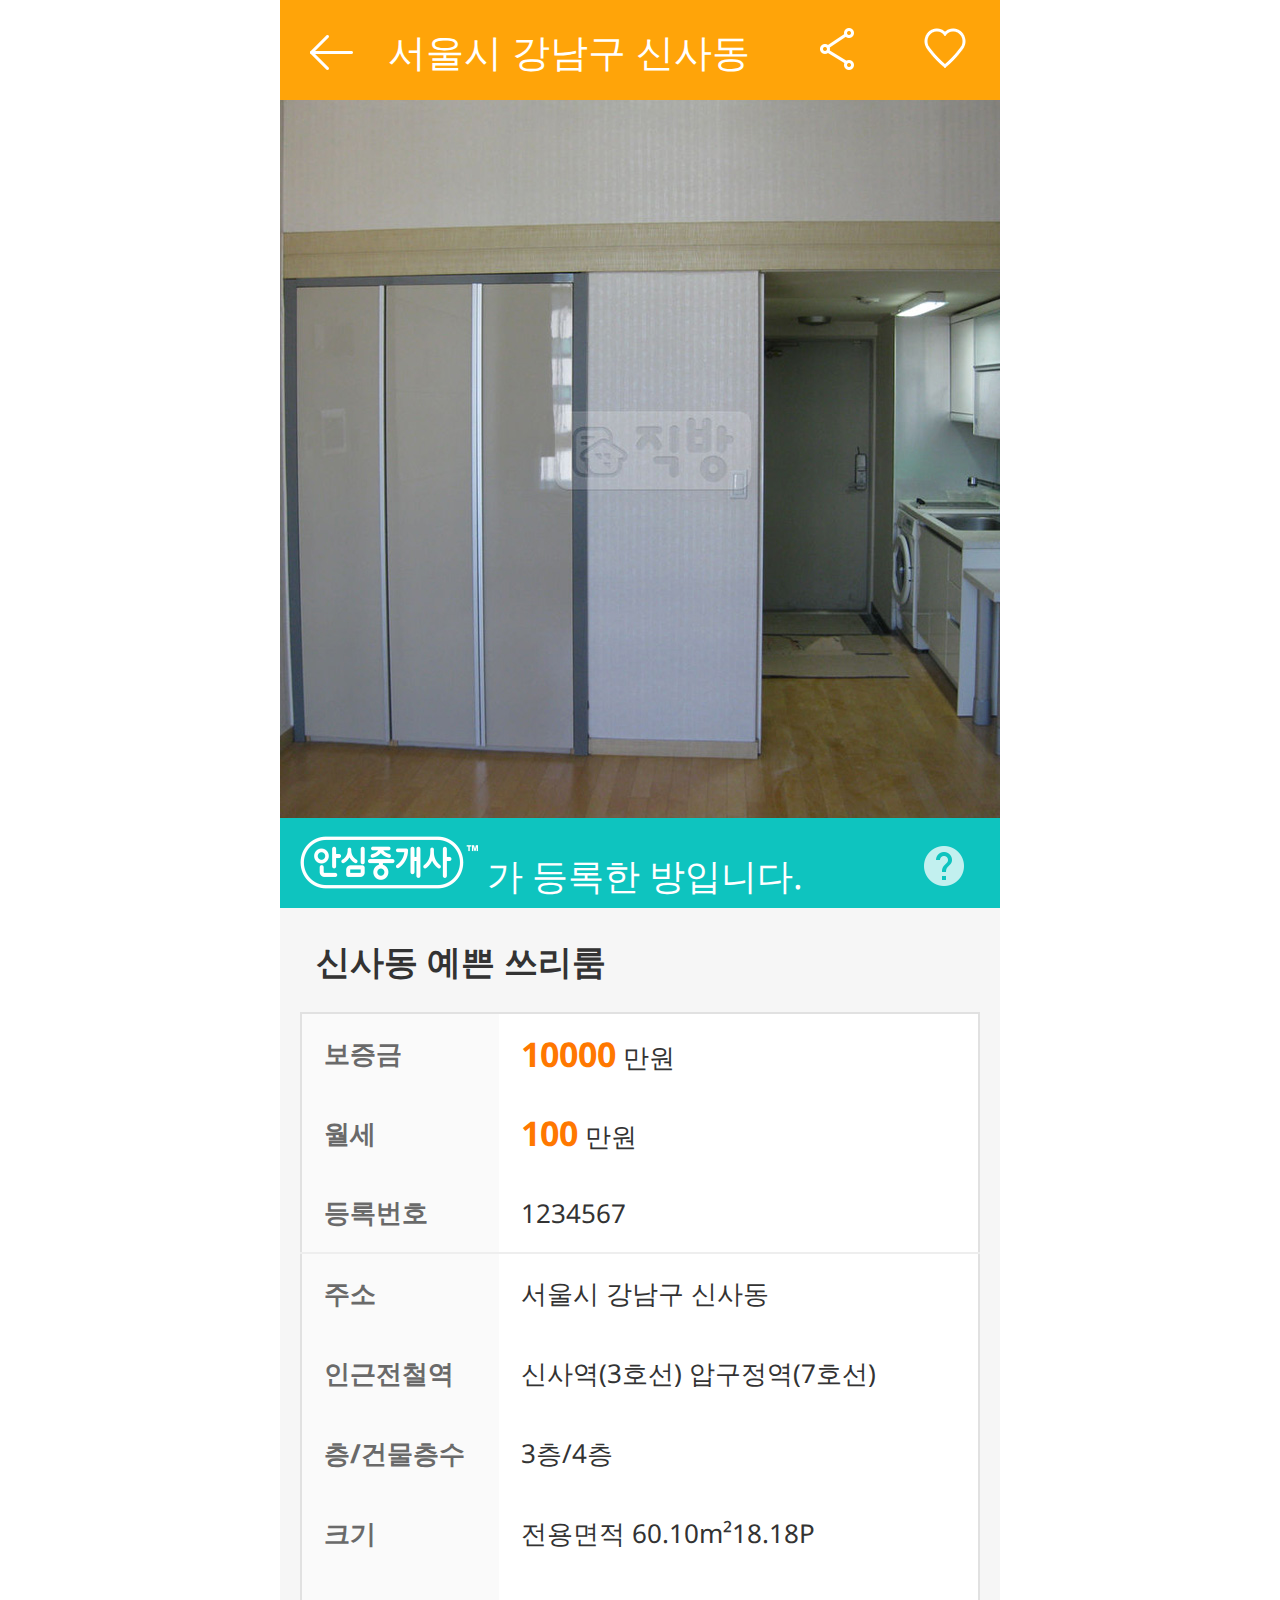
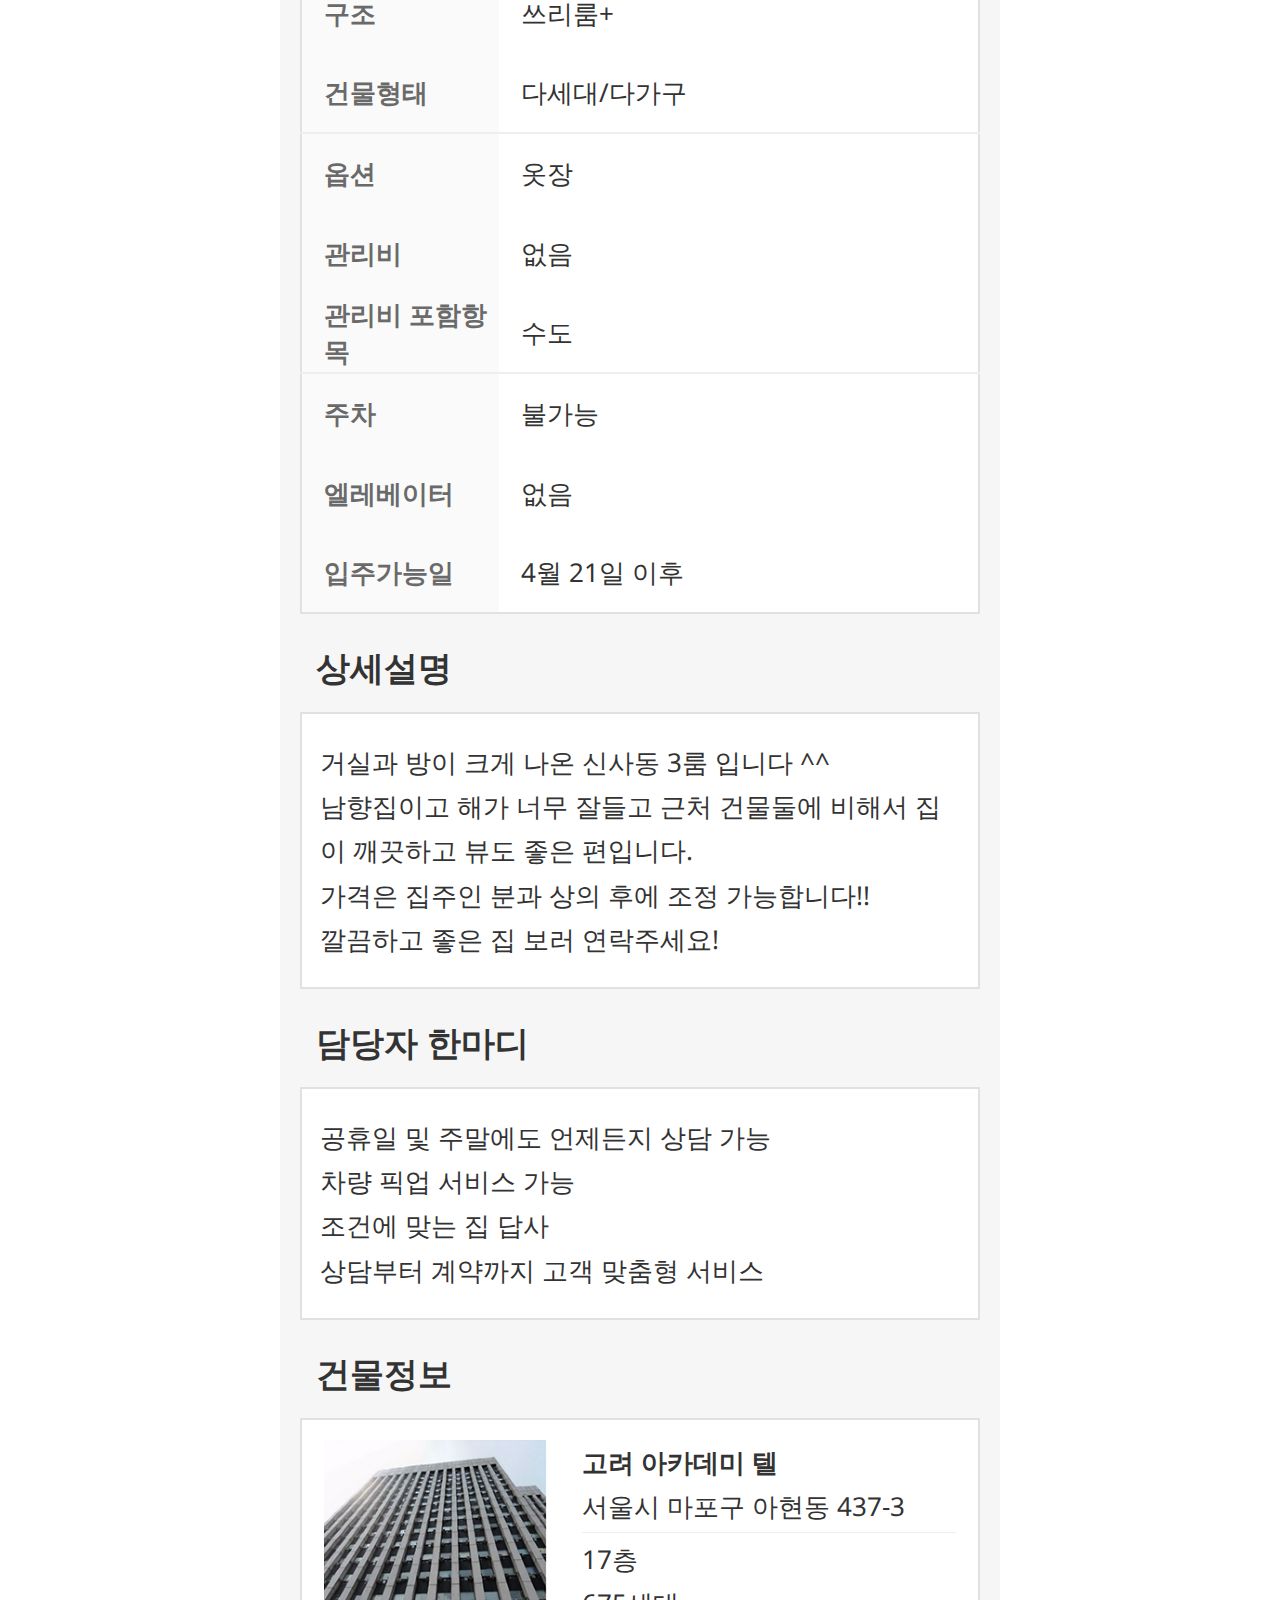
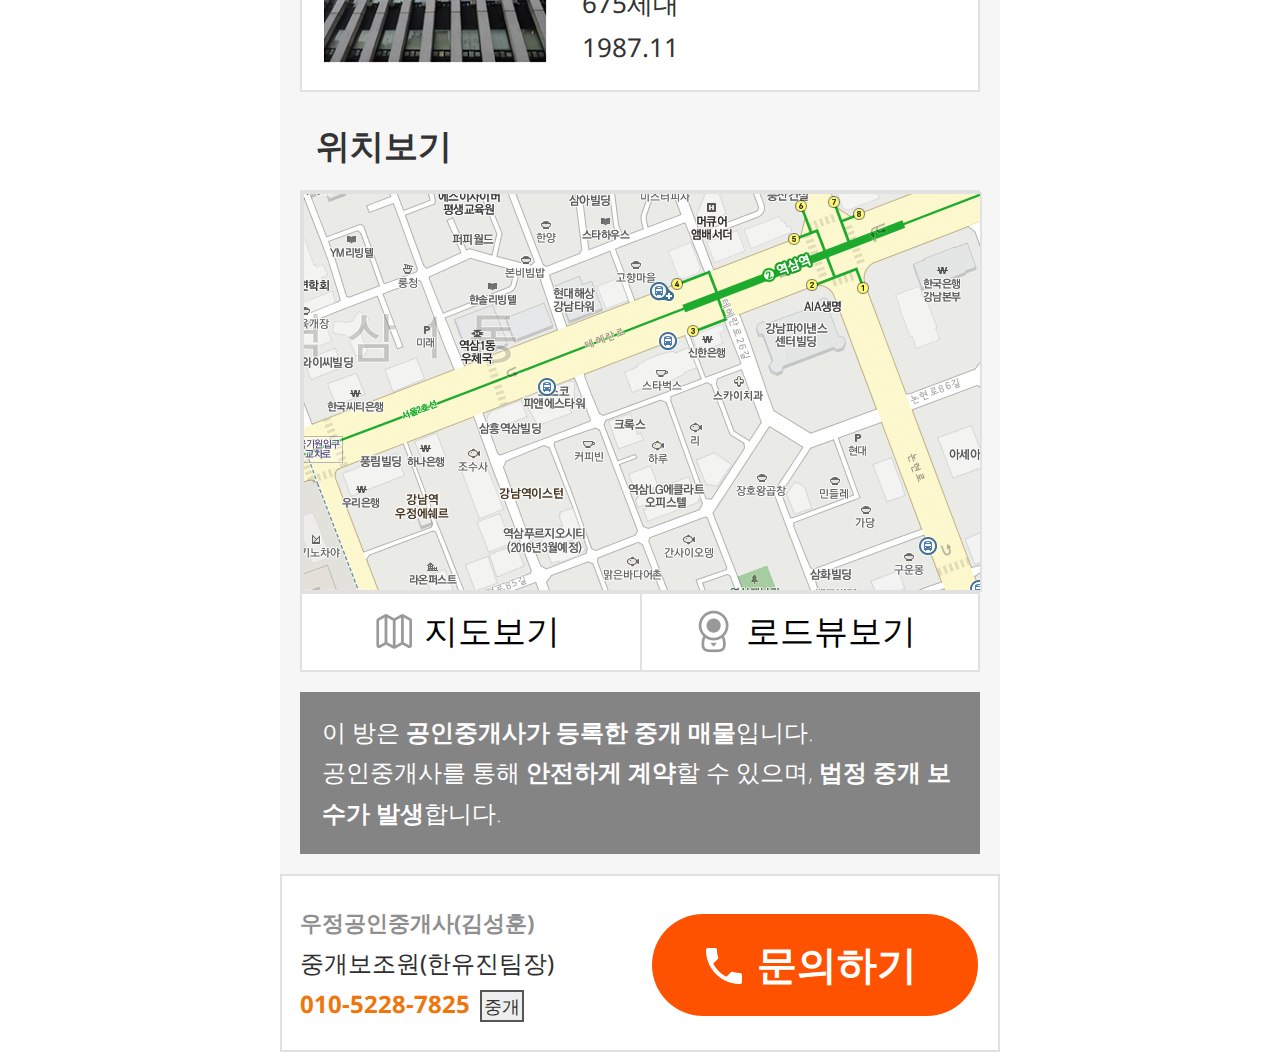
<file: zigbang/source/index.html>
<!DOCTYPE html>
<html lang="ko">
<head>
  <meta charset="UTF-8">
  <meta name="viewport" content="width=device-width">
  <title>직방상세</title>
  <link rel="stylesheet" href="./css/style.css">
  <link href='http://fonts.googleapis.com/css?family=Noto+Sans' rel='stylesheet' type='text/css'>
</head>
<body>
  <div class="container">
    <div class="top-wrap">
      <div class="top">
        <a href="#"><img src="./images/icon-back.png" alt="뒤로가기"></a>
        <p>서울시 강남구 신사동</p>
        <botton type="button" class="btn-share a11y-hidden">공유</botton>
        <botton type="button" class="btn-like a11y-hidden">좋아요</botton>
      </div>
    </div>
    <div class="carousel">
      <ul>
        <li><img src="./images/content-room01@x1.jpg" alt="방이미지1"></li>
        <li class="show"><img src="./images/content-room02@x1.jpg" alt="방이미지2"></li>
        <li><img src="./images/content-room03@x1.jpg" alt="방이미지3"></li>
        <li><img src="./images/content-room04@x1.jpg" alt="방이미지4"></li>
      </ul>
      <div class="banner-safe-wrap show">
        <div class="banner-safe">
          <p><span class="safe a11y-hidden">안심중개사</span>&nbsp;가 등록한 방입니다.</p>
          <botton type="button" class="btn-help a11y-hidden">도움말</botton>
        </div>
      </div>
    </div>
    <div class="main">
      <div class="infomation">
        <h3>신사동 예쁜 쓰리룸</h3>
        <table>
          <caption>보증금,월세,등록번호,주소,인근전철역,층/건물층수,크기,구조,건물형태,옵션,관리비,관리비포함항목,주차, 엘레베이터,입주가능일로 구성된 테이블</caption>
          <colgroup>
            <col class="col-head">
            <col span="1">
          </colgroup>
          <tbody>
            <tr>
              <th scope="row">보증금</th>
              <td><strong>10000</strong> 만원<td>
            </tr>
            <tr>
              <th scope="row">월세</th>
              <td><strong>100</strong> 만원<td>
            </tr>
            <tr class="divide">
              <th scope="row">등록번호</th>
              <td>1234567<td>
            </tr>
            <tr>
              <th scope="row">주소</th>
              <td>서울시 강남구 신사동<td>
            </tr>
            <tr>
              <th scope="row">인근전철역</th>
              <td>신사역(3호선) 압구정역(7호선)<td>
            </tr>
            <tr>
              <th scope="row">층/건물층수</th>
              <td>3층/4층<td>
            </tr>
            <tr>
              <th scope="row">크기</th>
              <td>전용면적 60.10m&sup2;18.18P<td>
            </tr>
            <tr>
              <th scope="row">구조</th>
              <td>쓰리룸+<td>
            </tr>
            <tr class="divide">
              <th scope="row">건물형태</th>
              <td>다세대/다가구<td>
            </tr>
            <tr>
              <th scope="row">옵션</th>
              <td>옷장<td>
            </tr>
            <tr>
              <th scope="row">관리비</th>
              <td>없음<td>
            </tr>
            <tr class="divide">
              <th scope="row">관리비 포함항목</th>
              <td>수도<td>
            </tr>
            <tr>
              <th scope="row">주차</th>
              <td>불가능<td>
            </tr>
            <tr>
              <th scope="row">엘레베이터</th>
              <td>없음<td>
            </tr>
            <tr>
              <th scope="row">입주가능일</th>
              <td>4월 21일 이후<td>
            </tr>
          </tbody>
        </table>
      </div>
      <div class="description">
        <h3>상세설명</h3>
        <div class="textbox">
          <p>
            거실과 방이 크게 나온 신사동 3룸 입니다 ^^<br>
            남향집이고 해가 너무 잘들고 근처 건물둘에 비해서 집이 깨끗하고 뷰도 좋은 편입니다.<br>
            가격은 집주인 분과 상의 후에 조정 가능합니다!!<br>
            깔끔하고 좋은 집 보러 연락주세요!<br>
          </p>
        </div>
      </div>
      <div class="description">
        <h3>담당자 한마디</h3>
        <div class="textbox">
          <ul>
            <li>공휴일 및 주말에도 언제든지 상담 가능</li>
            <li>차량 픽업 서비스 가능</li>
            <li>조건에 맞는 집 답사</li>
            <li>상담부터 계약까지 고객 맞춤형 서비스</li>
          </ul>
        </div> 
      </div>
      <div class="building">
        <h3>건물정보</h3>
        <div class="photobox1 clearfix">
          <div class="photo">
            <img src="./images/content-building-sample.jpg" alt="건물이미지">
          </div>
          <div class="info">
            <div class="adress">
              <em>고려 아카데미 텔</em>
              <span>서울시 마포구 아현동 437-3</span>
            </div>
            <div class="subinfo">                 
              <ul>
                <li>17층</li>
                <li>675세대</li>
                <li>1987.11</li>
              </ul>
            </div>
          </div>
        </div>
      </div>
      <div class="location">
        <h3>위치보기</h3>
        <div class="mapbox">
          <img src="./images/content-map-sample.png" alt="지도 샘플이미지">
        </div>
        <div class="mapfunc">
          <ul class="clearfix">
            <li><button type="button" class="btn-map-view">지도보기</button></li>
            <li><button type="button" class="btn-street-view">로드뷰보기</button></li>
          </ul>
        </div>
      </div>
      <div class="notice">
        <p>
          이 방은 <em>공인중개사가 등록한 중개 매물</em>입니다.<br>
          공인중개사를 통해 <em>안전하게 계약</em>할 수 있으며, <em>법정 중개 보수가 발생</em>합니다.
        </p>
      </div>
    </div>
    <div class="contact">
      <ul>
        <li>
          <span class="title">우정공인중개사(김성훈)</span>
        </li>
        <li>
          <em class="paralegal">중개보조원(한유진팀장)</em>
        </li>
        <li>
          <em class="phone">010-5228-7825</em><span class="mediation-mark show">중개</span>          
        </li>
      </ul>
      <div class="phone-call">
        <button type="button" class="btn-call">문의하기</button>
      </div>
    </div>
  </div>

</body>
</html>
</file>
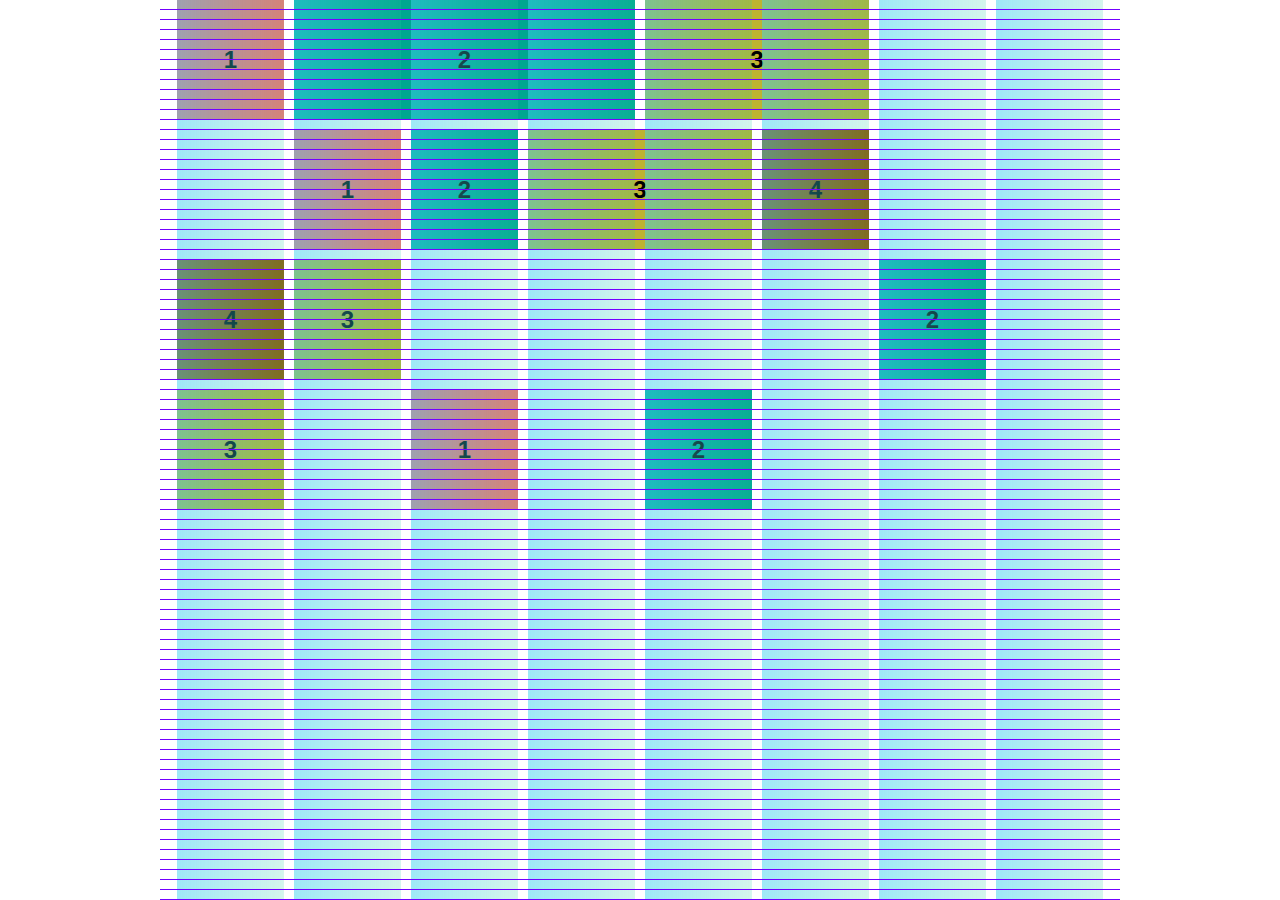
<file: test/test.html>
<!DOCTYPE html>
<html lang="en">
<head>
	<meta charset="UTF-8">
	<title>grid system test</title>
	<link rel="stylesheet" href="../style/normalize.css">
	<link rel="stylesheet" href="test.css">
	<style> 
		.row {
			margin-bottom: 10px;
		}
		.box {
			display: flex;
			justify-content: center;
			align-items: center;
			height: 120px;
			font-size: 1.5em;
			font-weight: bold;
		}
		.box:nth-child(1n){ background: #FF7070; }
		.box:nth-child(2n){ background: #00A690; }
		.box:nth-child(3n){ background: #bdb331; }
		.box:nth-child(4n){ background: #955400; }
	</style>
</head>
<body>
	
	<div class="container show-grid">
		
		<div class="row">
			<div class="box col-1">1</div>
			<div class="box col-3">2</div>
			<div class="box col-2">3</div>
		</div>
		<div class="row">
			<div class="box col-1 prefix-1">1</div>
			<div class="box col-1 suffix-1">2</div>
			<div class="box col-2 ">3</div>
			<div class="box col-1 suffix-1">4</div>
		</div>
	 	<div class="row">
			<div class="box col-1 push-1">1</div>
			<div class="box col-1 push-5">2</div>
			<div class="box col-1 pull-1">3</div>
			<div class="box col-1 pull-3">4</div>
		</div>
		<div class="row isolate">
			<div class="box col-1 o3">1</div>
			<div class="box col-1 o5">2</div>
			<div class="box col-1 o1">3</div>
		</div> 

	</div>

</body>
</html>
</file>
<file: style/style.css>
@charset 'utf-8';
@import url('fonts.css');

html {
	font-size: 0.625rem;
}
body {
	font-size: 2.4rem;
	font-family: "HelveticaNeue Condensed";
}
/*
  	공통 디자인 영역		
 */
input[type="text"] { 
	margin-top: 1rem;
	margin-right: 0.5rem;
	padding-right: 1rem;
	width: 14rem;
	height: 3rem;
	text-align: right;
	border: 1px solid #b0bbb0;
}
textarea {
	padding: 1rem 2rem;
	font-size: 1.3rem;
	border: 1px solid #B2B2B2;
}
/* 버튼 디자인  */
button {
	height: 4.5rem;
	font-size: 1.8rem;
	font-family: "HelveticaNeue Condensed";
}
button:hover,
button:focus {
	outline: 2px solid #62abff;
}
.btn-calculate {
	margin-top: 2.2rem;
	width: 26.6rem;
	background: #dfd4b8;
	color: #991515;
}
.btn-download {
	margin-top: 2.7rem;
	width: 21.2rem;
	background: #738672;
	color: #fff;
}

/*  레이아웃 	*/
.container {
	width: 100%;
}
.header-wrap {
	background: linear-gradient(#1c301a 0%, #2e412d 50%, #738672 100%);
}
.contents-wrap {
	height: 30rem;
}
.footer-wrap {
	position: fixed;
	bottom: 0;
	width: 100%;
	background: #272e27;
}
.header,
.contents,
.grid-view,
.footer {
	margin-left: auto;
	margin-right: auto;
	width: 96rem;
}
.header {
	padding-top: 3.8rem;
	height: 15rem;
}
/* 헤더 영역 디자인 	*/
.header h1 {
	/*margin-top: 6.2rem;*/
	color: #fff;
	font-size: 8.5rem;
	font-family: "HelveticaNeue BoldCond";
	text-align: center;
}

/* 입력 영역 디자인  */
.contents {
	position: relative;
}
.contents::after {
	content: '';
	display: block;
	clear: both;
}
.calculate, 
.recommend,
.options {
	float: left;
}
.calculate {
	padding-top: 3rem;
	padding-left: 5rem;
	width: 35rem;
}
.calculate label:not(.rdo-label) {
	display: inline-block;
	width: 12rem;
	height: 3rem;
}
.rdo-label {
	margin-right: 1.5rem;
	font-size: 2.1rem;
}
.unit {
	font-size: 1.5rem;
}
.recommend {
	position: relative;
	padding-top: 6rem;
	padding-left: 2.5rem;
	width: 35rem;
}
.recommend_alert {
	display: none;
	position: absolute;
	top: 6.8rem;
	left: 2.5rem;
	padding-top: 4rem;
	width:31rem;
	height: 15rem;
	background: #f4f0e6;
	border: 1px solid #991515;
}
.recommend_alert.on {
	display: block;
}
.recommend_alert p {
	color: #991515;
	font-size: 2.5rem;
	text-align: center;
}
.recommend label{
	display: inline-block;
	width: 13.5rem;
	height: 3rem;
}
.recommend input {
	width: 13rem;
	border: none;
	border-bottom: 1px solid #b0bbb0;
}
.recommend label:nth-of-type(1),
.recommend label:nth-of-type(2) {
	color: #738672;
}
.recommend label:nth-of-type(3) {
	color: #bd8282; 
}
.options {
	padding-top: 3.1rem;
	width: 26rem;
}
.options div {
	border-left: 1px solid #d5dad4;
	height: 18.8rem;
	padding-left: 4rem;
}
.options h2 {
	font-size: 2.4rem;
}
.options input {
	
}
.options label {
	display: inline-block;
	margin-top: 1rem;
	margin-left: 1rem;
	color: #738672;
}
/* 결과 노출 영역 */
.grid-view {
	float: left;
	margin-top: 1rem;
	padding-left: 5rem;
}

/* 푸터 영역 */
.footer {
	position: relative;
	height: 7rem;
	color: #bfc1bf;
}
.footer ul {
	position: absolute;
	top: 1rem;
	right: 1rem;
	list-style-type: none;
}
.footer li {
	float: left;
	margin-right: 1.2rem;
	font-size: 1.6rem;
	font-family: "HelveticaNeue ThinCond";
}
.footer li:not(:first-child)::before {
	content: '|';
	padding-right: 1.2rem;
}
.footer a {
	text-decoration: none;
}
.footer a:link,
.footer a:visited {
	color: #bfc1bf;
}
.footer a:hover,
.footer a:focus {
	outline: 2px solid #62abff;
}
</file>
<file: FDS/aware-single-page/styles/gs-960-8-0-120-0.css>
@charset "utf-8";

.container {
	position: relative;
	width: 96rem;
	margin-left: auto;
	margin-right: auto;
}
.container[class*="show-"] {
	min-height: 100vh;
}

/*-------	Guide	------------*/
.container.show-grid:before {
	content: "";
	position: absolute;
	display: block;
	width: 100%;
	height: 100vh;
  background-image: linear-gradient(180deg, transparent 9px, #7400ff 9px), linear-gradient(90deg, hsla(237, 100%, 66%, 0.3), hsla(239, 100%, 79%, 0.3));
  background-size: 1px 10px, 120px 1px;
}
.container.show-baseline:before {
	content: "";
	position: absolute;
	display: block;
	width: 100%;
	height: 100vh;
	background-image: linear-gradient(180deg, transparent 23px, #7400ff 23px);
  background-size: 1px 24px;
} 
.container.show-columns:before {
	content: "";
	position: absolute;
	display: block;
	width: 100%;
	height: 100vh;
  background-image: linear-gradient(90deg, hsla(237, 100%, 66%, 0.3), hsla(239, 100%, 79%, 0.3));
  background-size: 120px 1px;
}
/*-------	Guide	------------*/


/**
 * --------------------------------
 * Module: Row
 * ----------------------------- */
.row::after {
  content: '';
  display: block;
  clear: both;
}
.lt-ie8 .row { zoom: 1; }

/**
 * --------------------------------
 * Module: Column
 * ----------------------------- */
[class*="col-"] {
  float: left;
}

.box-1 { height: 12rem; }
.box-2 { height: 24rem; }
.box-3 { height: 36rem; }
.box-4 { height: 48rem; }

.col-1 { width: 12rem; }
.col-2 { width: 24rem; }
.col-3 { width: 36rem; }
.col-4 { width: 48rem; }
.col-5 { width: 60rem; }
.col-6 { width: 72rem; }
.col-7 { width: 84rem; }
.col-8 { width: 96rem; }

/*
.row [class^="box-"]:nth-child(1) { background: #f00; }
.row [class^="box-"]:nth-child(2) { background: #f0f; }
.row [class^="box-"]:nth-child(3) { background: #ff0; }
.row [class^="box-"]:nth-child(4) { background: #0ff; }*/
</file>
<file: FDS/fashion-single-page/css/style.css>
@charset "utf-8";
@import url("./fonts.css");

/* agent style 초기화 */
html,body,figure,h2{
	margin: 0;
	padding: 0;
}

html{
  font-size: 0.625rem;
}
body{
  font-size: 1em;
  font-family: "VarelaRound Regular";
}
.ft-serif-italic{
  font-family: "PT Serif Italic";
}
.ft-oswald-bold{
  font-family: "Oswald Bold";
}
.wrapper{
  margin: 0 auto;
  padding-top: 80px;
  width: 960px;
}
.wrapper p{
  line-height: 2.7rem;
}
.header,
.main-contents01,
.main-contents02,
.main-contents03,
.social-share,
.go-back{
  width: 720px;
  margin:0 auto;
}
  /*------------------------------*/
 /*          헤드 영역             */
/*-----------------------------*/
.header-info{
  overflow: hidden;
}
.header-info span{
  font-size: 1rem;
  line-height: 1rem;    
}
.header-info .logo,
.header-info .date{
  display: block;
  float: left;
} 
.header-info .logo{
  color: #1f4ba5;
}
.header-info .date{
  margin-left: 3rem;
  color: #c1c1c1;
  letter-spacing: 0.1rem;
}
.header-info .author{
  float: right;
  color: #868686;
}
.header-info .author>em{
  font-style: normal;
  letter-spacing: 0.1rem;
}
.header-title{
  margin: 3rem 0 0 0;
  font-size: 4.8rem;
}
.header-describe{
  position: relative;
  margin: 5rem 0 0 0;
  color: #868686;
  font-size: 2.4rem;
}
.side-bookmark{
  display: block;
  position: absolute;
  top: 0.9rem;
  left: -3rem;
  width: 13px;
  height: 15px;
  background: url("../images/icon/icon-bookmark.png") no-repeat;
  text-indent: -9999px;
}
.wide-image{
  position: relative;
  left: -120px;
  margin-top: 5rem;
  width: 960px;
}
.wide-image figcaption{
  margin: 3rem 0 0 12rem;
  color: #b8b8b8;
  font-size: 1.2rem;
}
  /*-----------------------------*/
 /*      메인콘텐츠 1 영역          */
/*-----------------------------*/
.main-contents01-describe{
  margin-top: 5rem;
  color: #9e9e9e;
  font-size: 1.6rem;
}
/*  슬라이드 이미지 리스트    */
.wide-image-list-carousel{
  position: relative;
  left: -120px;
  margin-top: 6rem;
  width: 960px;
}
.wide-image-list-carousel ul{
  margin: 0;
  padding: 0;
  list-style: none;
  overflow: hidden;
}
.wide-image-list-carousel li{
  float: left;
}
.wide-image-list-carousel li{
  float: left;
}
.wide-image-list-carousel figure{
  width: 240px;
}
.wide-image-list-carousel figcaption{
  margin-top: 2rem;
  color: #b8b8b8;
  font-size: 1.2rem;
  text-align: center;
}
/*  이미지 리스트 컨트롤 버튼   */
.wide-image-list-control{
  margin: 4rem 0 0 120px;
  overflow: hidden;
}
.wide-image-list-control a{   
  box-sizing: border-box;
  display: block;
  float: left;
  width: 60px;
  height: 60px;
  text-indent: -9999px;
  border: 1px solid #ececec;
}
a.btn-prev{
  background: url(../images/icon/icon-prev.png) no-repeat 50% 50%;
}
a.btn-next{
  border-left: 0;
  background: url(../images/icon/icon-next.png) no-repeat 50% 50%;
}
.wide-image-list-control-pagenum{
  display: block;
  float: left;
  margin-left: 3rem;
  padding-top: 2.4rem;
  color: #868686;
  letter-spacing: 0.1rem
}
.wide-image-list-control-pagenum em{
  font-style: normal;
}
.wide-image-list-control-pagenum span{
  vertical-align: top;
  color: #868686;
  font-size: 0.6rem;
}
.main-contents02{
  margin-top: 5rem;
}
.main-contents02-title{
  color: #222;
  font-size: 3rem;
}
.main-contents02-describe{
  margin-top: 5rem;
  color: #868686;
  font-size: 1.6rem;
}
.main-contents02-qoute{
  margin: 5rem 0 0 0;
  /*overflow: hidden;*/
}
.main-contents02-qoute:after,
.main-contents02-qoute::after{
  content: "";
  display: block;
  clear: both;
}
.main-contents02 blockquote{
  position: relative;
  float: left;
  margin: 0;
  color: #222;
  font-size: 1.8rem;
  width: 36rem;
}
.main-contents02 figure{
  float: right;
  margin-right: 20rem;
  width: 120px;
  height: 120px;
}
.main-contents02 figcaption{
  font-size: 1.4rem;
  color: #3f3f3f;
}
.main-contents02 figure span{
  font-size: 1.2rem;
  color: #b8b8b8;
} 
span.side-qoute{
  display: block;
  position: absolute;
  top: 0;
  left: -3rem;
  width: 13px;
  height: 11px;
  background: url("../images/icon/icon-qoute.png") no-repeat;
  text-indent: -9999px;
}

  /*-----------------------------*/
 /*       메인콘텐츠 3 영역          */ 
/*-----------------------------*/
.main-contents03-video{
  position: relative;
  margin-top: 5rem;
}
.btn-play{
  position: absolute;
  top: 21rem;
  left: 6rem;
  padding: 0;
  width: 40px;
  height: 54px;
  border: 0;
  background: url("../images/button/btn-play.png") no-repeat;
  text-indent: -9999px;
} 
.main-contents03-video-duration{
  display: block;
  position: absolute;
  top: 2rem;
  right: 14rem;
  font-size: 1.2rem;
  color: #9b9a9c;
}
.main-contents03-video figcaption{
  margin: 2rem 0 0 26rem;
  color: #b8b8b8;
  font-size: 1.2rem;
}
.main-contents03-row{
  margin-top: 5rem;
  overflow: hidden;
}
.main-contents03-row div{
  width: 300px;
  float: left;
}
.main-contents03-row h2{
  color: #222222;
  font-size: 1.8rem;
}
.main-contents03-row p{
  margin-top: 3rem;
  color: #868686;
  font-size: 1.6rem; 
}
/* 소셜 공유 버튼 영역 */
.social-share{
  overflow: hidden;
}
.social-share ul{
  margin-top: 2.5rem;
  padding-left: 0;
}
.social-share li{
  float: left;
  margin-right: 1rem;
  list-style-type: none;
}
.social-share a{
  display: block;
  width: 85px;
  height: 30px;
  border-radius: 15px;
  vertical-align: middle;
  text-align: center;
  line-height: 30px;
  letter-spacing: 0.1rem;
  color: #fff;
  text-decoration: none;
}
.social-share a[data-social-type="facebook"]{
  background: url("../images/icon/icon-facebook.png") no-repeat 12px 7px; 
  background-color: #215b9a;
}
.social-share a[data-social-type="twitter"]{ 
  background: url("../images/icon/icon-twitter.png") no-repeat 12px 7px; 
  background-color: #00adf2;
}
.social-share a[data-social-type="google"]{ 
  background: url("../images/icon/icon-google.png") no-repeat 12px 7px; 
  background-color: #ce4435;
}
.social-share a[data-social-type="pinterest"]{ 
  background: url("../images/icon/icon-pinterest.png") no-repeat 12px 7px; 
  background-color: #e51616;
}
.social-share span{
  padding-left: 2.5rem;
}

.go-back{
  margin: 5rem 0 5rem 12rem;
}
.go-back a{
  display: block;
  padding-left: 2rem;
  width: 9.8rem;
  color: #3d63b1;
  font-size: 1.2rem;
  text-decoration: none;
  background: url("../images/icon/icon-go-back.png") no-repeat 0 2px;
}
</file>
<file: FDS/grid-system-generator/style/style.css>
@charset 'utf-8';
@import url('fonts.css');

html {
	font-size: 0.625rem;
}
body {
	font-size: 2.4rem;
	font-family: "HelveticaNeue Condensed";
}
/*
  	공통 디자인 영역		
 */
input[type="text"] { 
	margin-top: 1rem;
	margin-right: 0.5rem;
	padding-right: 1rem;
	width: 14rem;
	height: 3rem;
	text-align: right;
	border: 1px solid #b0bbb0;
}
textarea {
	padding: 1rem 2rem;
	font-size: 1.3rem;
	border: 1px solid #B2B2B2;
}
/* 버튼 디자인  */
button {
	height: 4.5rem;
	font-size: 1.8rem;
	font-family: "HelveticaNeue Condensed";
}
button:hover,
button:focus {
	outline: 2px solid #62abff;
}
.btn-calculate {
	margin-top: 2.2rem;
	width: 26.6rem;
	background: #dfd4b8;
	color: #991515;
}
.btn-download {
	margin-top: 2.7rem;
	width: 21.2rem;
	background: #738672;
	color: #fff;
}

/*  레이아웃 	*/
.container {
	width: 100%;
}
.header-wrap {
	background: linear-gradient(#1c301a 0%, #2e412d 50%, #738672 100%);
}
.contents-wrap {
	height: 30rem;
}
.footer-wrap {
	position: fixed;
	bottom: 0;
	width: 100%;
	background: #272e27;
}
.header,
.contents,
.grid-view,
.footer {
	margin-left: auto;
	margin-right: auto;
	width: 96rem;
}
.header {
	padding-top: 3.8rem;
	height: 15rem;
}
/* 헤더 영역 디자인 	*/
.header h1 {
	/*margin-top: 6.2rem;*/
	color: #fff;
	font-size: 8.5rem;
	font-family: "HelveticaNeue BoldCond";
	text-align: center;
}

/* 입력 영역 디자인  */
.contents {
	position: relative;
}
.contents::after {
	content: '';
	display: block;
	clear: both;
}
.calculate, 
.recommend,
.options {
	float: left;
}
.calculate {
	padding-top: 3rem;
	padding-left: 5rem;
	width: 35rem;
}
.calculate label:not(.rdo-label) {
	display: inline-block;
	width: 12rem;
	height: 3rem;
}
.rdo-label {
	margin-right: 1.5rem;
	font-size: 2.1rem;
}
.unit {
	font-size: 1.5rem;
}
.recommend {
	position: relative;
	padding-top: 6rem;
	padding-left: 2.5rem;
	width: 35rem;
}
.recommend_alert {
	display: none;
	position: absolute;
	top: 6.8rem;
	left: 2.5rem;
	padding-top: 4rem;
	width:31rem;
	height: 15rem;
	background: #f4f0e6;
	border: 1px solid #991515;
}
.recommend_alert.on {
	display: block;
}
.recommend_alert p {
	color: #991515;
	font-size: 2.5rem;
	text-align: center;
}
.recommend label{
	display: inline-block;
	width: 13.5rem;
	height: 3rem;
}
.recommend input {
	width: 13rem;
	border: none;
	border-bottom: 1px solid #b0bbb0;
}
.recommend label:nth-of-type(1),
.recommend label:nth-of-type(2) {
	color: #738672;
}
.recommend label:nth-of-type(3) {
	color: #bd8282; 
}
.options {
	padding-top: 3.1rem;
	width: 26rem;
}
.options div {
	border-left: 1px solid #d5dad4;
	height: 18.8rem;
	padding-left: 4rem;
}
.options h2 {
	font-size: 2.4rem;
}
.options input {
	
}
.options label {
	display: inline-block;
	margin-top: 1rem;
	margin-left: 1rem;
	color: #738672;
}
/* 결과 노출 영역 */
.grid-view {
	float: left;
	margin-top: 1rem;
	padding-left: 5rem;
}

/* 푸터 영역 */
.footer {
	position: relative;
	height: 7rem;
	color: #bfc1bf;
}
.footer ul {
	position: absolute;
	top: 1rem;
	right: 1rem;
	list-style-type: none;
}
.footer li {
	float: left;
	margin-right: 1.2rem;
	font-size: 1.6rem;
	font-family: "HelveticaNeue ThinCond";
}
.footer li:not(:first-child)::before {
	content: '|';
	padding-right: 1.2rem;
}
.footer a {
	text-decoration: none;
}
.footer a:link,
.footer a:visited {
	color: #bfc1bf;
}
.footer a:hover,
.footer a:focus {
	outline: 2px solid #62abff;
}
</file>
<file: FDS/magazine-dropcap/css/style.css>
@charset "utf-8";

html, body {
	margin: 0;
	padding: 0;
}
html { 
	font-size: 0.625rem;
}
body { 
	font-size: 1em;
	font-family: 'Abel';
}
.ft-cinzel-head{
	font: 4rem/1.2 'Cinzel', serif;
}
.magazine-photo-area {	
	float: left;
  position: fixed;
}

.magazine-photo-title {
	background: #000;
	width: 800px;
	position: absolute;
	top: 0;
	left: 0;
	transform-origin: 100% 0; 
	transform: translateX(-100%) rotate(-90deg) ;
	color: #fff;
}
.magazine-photo-title h1{
	margin-top: 0;
	margin-bottom: 0;
	padding: 2rem 0 0 1rem;
}
.magazine-photo-title p {
	margin-top: 0;
	margin-bottom: 0;
	padding: 0 0.5rem 1rem 1.2rem;
	font-size: 1.4rem;
	letter-spacing: 0.1rem;
}
.magazine-photo-area img{
	/*width: 50vw;
	height: auto;*/
	margin-left: 114px;
	width: auto;
	height: 800px;
	vertical-align: top;
	border: 0;
}
.magazine-contents{
	float: right;
	position: relative;
  background: #fff;
 	padding-top: 3rem;
	padding-right: 2rem;
  width: 40vw;
	font-size: 1.8rem; 
}
.magazine-contents-head img {
	float: left;
	position: relative;
	top: -1rem;
	left: 2rem;
}
.magazine-contents-head p{
	margin-bottom: 0;
}
.magazine-contents-head p:nth-of-type(1) {
	padding-top: 5rem;
}
.magazine-contents-parag {
	margin-top: 2rem;
	padding-top: 1rem;
	border-top: 3px solid #000;
	font-size: 1.4rem;
}
.col2 {
	column-count: 2;
	column-gap: 2rem;
}
.col3 {
	column-count: 3;
	column-gap: 2rem;
}
.dropcap::first-letter {
  float: left;
	font-size: 6rem;
  margin-right: 15px; 
  font-weight: 700;
  line-height: 0.9;
}
</file>
<file: zigbang/source/css/style.css>
/* 초기화 */
html, body, h1, h2, h3, h4, h5, h6, p, ul, li {
  margin: 0;
  padding: 0;
}
div,table,ul,li,p,button,a,img,span {
  box-sizing: border-box;
}
html {
  font-size: 0.625rem;
  color: #333;
}
body {
  font-family: 'Noto Sans', sans-serif;
  font-size: 1em;
}
a:link,
a:visited,
a:hover,
a:active,
a:focus {
  color: #333;
}
a:hover,
a:focus {
  outline: none;
}
button {
  border: 0;
  background: transparent;
}
img {
  vertical-align: top;
}
caption {
  text-indent: -9999em;
  white-space: nowrap;
  overflow: hidden;
  width: 0;
  height: 0;
}
h3 {
  font-size: 3.4rem;
}
li {
  list-style: none;
}
em {
  font-style: normal;
}
/* 공통 */
.a11y-hidden {
  display: inline-block;
  text-indent: -9999em;
  white-space: nowrap;
  overflow: hidden;
}
.clearfix::after {
  content: "";
  display: block;
  clear: both;
}

/* 레이아웃 */
.container {
  margin: 0 auto;
  min-width: 720px;
  max-width: 720px;
  background: #f6f6f6;
}
.top-wrap {
  position: relative;
  width: 100%;
  height: 100px;
  background: #ffa409;
  z-index: 99999;
}
.main {
  position: relative;
  margin-top: 66px;
  padding: 0 20px;
  z-index: 99999;
  background: #f6f6f6;
}

/* top 영역 */
.top {
  position: relative;
  display: flex;
  align-items: center;
  padding-top: 25px;
  padding-left: 30px;
}
.top p {
  display: inline;
  margin-left: 35px;
  font-size: 3.8rem;
  color: #fff;
}
.top [class*="btn-"] {
  position: absolute;
  top: 28px;
}
.top .btn-share {
  right: 146px;
  width: 35px;
  height: 42px;
  background: url('../images/icon-share.png') no-repeat;
}
.top .btn-like {
  right: 34px;
  width: 42px;
  height: 40px;
  background: url('../images/icon-like-normal.png') no-repeat;
}

/* 캐러셀 영역 */
.carousel {
  position: relative;
  margin-top: -70px;
  width: 100%;
  height: 812px;
}
.carousel li{
  display: none;
  width: 100%;
}
.carousel img {
  width: 100%;
}
.carousel li.show{
  display: block;
}
.banner-safe-wrap {
  display: none;
  position: absolute;
  left: 0;
  bottom: -66px;
  width: 100%;
  height: 90px;
  background: #0ec4bf;
}
.banner-safe-wrap.show {
  display: block;
}
.banner-safe {
  padding-top: 18px;
}
.banner-safe .safe {
  display: inline-block;
  width: 178px;
  height: 53px;
  background: url('../images/icon-safe.png') no-repeat; 
}
.banner-safe p {
  display: inline;
  margin-left: 20px;
  font-size: 3.6rem;
  color: #fff;
  vertical-align: top;
}
.banner-safe .btn-help {
  position: absolute;
  top: 28px;
  right: 34px;
  width: 42px;
  height: 40px;
  background: url('../images/icon-help.png') no-repeat;
}

/* 메인 영역 */
.main h3{
  padding-top: 30px;
  padding-left: 16px;
}
.main table {
  margin-top: 26px;
  width: 100%;
  border: 2px solid #e1e1e1;
  border-collapse: collapse;
  border-spacing: 0;
  font-size: 2.6rem;
}
.main table .col-head {
  width: 29.166%;
}
.main table tr {
  height: 80px;
}
.main table tr.divide{
  border-bottom: 2px solid #eeeeee;
}
.main table th {
  padding-left: 22px;
  background: #fafafa;
  color: #6a6a6a;
  text-align: left; 
}
.main table td {
  padding-left: 22px;
  background: #fff;
}
.main .textbox {
  margin-top: 20px;
  padding: 26px 18px;
  width: 100%;
  border: 2px solid #e1e1e1;
  background: #fff;
  font-size: 2.6rem;
  line-height: 1.7;
}
.main .photobox1 {
  position: relative;
  margin-top: 20px;
  padding: 20px 22px;
  width: 100%;
  border: 2px solid #e1e1e1;
  background: #fff;
  font-size: 2.6rem;
  line-height: 1.7;
}
.main .photobox1 .photo {
  float: left;
  width: 35.294%; 
}
.main .photobox1 .info {
  float: left;
  padding-left: 35px;
  width: 64.706%;
}
.main .photobox1 img {
  width: 100%;
}
/** 룸 상세 영역 **/
.infomation table td strong {
  font-size: 3.4rem;
  color: #ff7800;
}

/** 상세설명 영역 **/
.description .textbox p {
}
/** 담당자한마디 영역 **/

/** 건물정보 **/
.building .adress {
  padding-bottom: 4px;
  border-bottom: 1px solid #eeeeee;
}
.building .adress em{
  display: block;
  font-weight: 700;
}
.building .subinfo {
  padding-top: 4px;
}

/** 위치보기 **/
.location .mapbox {
  margin-top: 20px;
  width: 100%;
  border: 2px solid #e1e1e1;
}
.location .mapfunc {
  border: 2px solid #e1e1e1;
  border-top: 0;
  background: #fff;
}
.location .mapfunc ul {
  width: 100%;
}
.location .mapfunc li {
  float: left;
  display: flex;
  justify-content: center;
  align-items: center;
  width: 50%;
  height: 76px;
  text-align: center;
}
.location .mapfunc li:not(:first-child) {
  border-left: 2px solid #e1e1e1;
}
.location .mapfunc button {
  display: block;
  padding-left: 48px;
  font-size: 3.4rem;
}
.location .mapfunc .btn-map-view {
  background: url("../images/icon-map-view.png") no-repeat 0 6px;
}
.location .mapfunc .btn-street-view {
  background: url("../images/icon-street-view.png") no-repeat 0 2px;
}

/** 중개사정보 **/

/** 주의 영역 **/
.notice {
  margin-top: 20px;
  padding: 20px 22px;
  width: 100%;
  background: #848484;
  font-size: 2.4rem;
  font-weight: 200;
  color: #fff;
  line-height: 1.7;
}
.notice em {
  font-weight: 700;
}

/* 문의하기 영역 */
.contact {
  position: relative;
  margin-top: 20px;
  padding: 26px 18px;
  width: 100%;
  border: 2px solid #e1e1e1;
  background: #fff;
  font-size: 2.4rem;
  font-weight: 400;
  line-height: 1.7;
}
.contact .title {
  font-size: 2.2rem;
  font-weight: 700;
  color: #8f8f8f;
} 
.contact .paralegal {
  color: #2f2f2f;
} 
.contact .phone {
  margin-right: 10px;
  font-weight: 700;
  color: #ee760c;
}
.contact .mediation-mark {
  display: none;
  padding: 2px;
  width: 60px;
  height: 2.8rem;
  border: 2px solid #565656;
  background: #eeeeee;
  font-size: 1.8rem;
}
.contact .mediation-mark.show {
  display: inline;
}
.contact .phone-call {
  position: absolute;
  top: 38px;
  right: 20px;
}
.contact .phone-call button {
  padding-left: 50px;
  width: 326px;
  height: 102px;
  border-radius: 51px;
  background: #ff5200 url("../images/icon-phone.png") no-repeat 54px 34px;
  font-size: 4rem;
  font-weight: 700;
  color: #fff;
}
</file>
<file: test/test.css>
/* =======================================
 	Grid System CSS v1.0 - Static
 # width : 960px
 # columns : 8
 # column width : 107px
 # margin : 17px
 # gutter : 10px
========================================== */

.container {
 position: relative;
 width: 960px;
 margin-left: auto;
 margin-right: auto;
}
.container[class*='show-'] {
 position: relative;
}
.container[class*='show-']::before {
 content: '';
 position: absolute;
 z-index: 1000;
 top: 0;
 min-height: 100vh;
 width: 100%;
}
.container.show-baseline::before {
 background-image: linear-gradient(transparent 9px, #7400ff 9px);
 background-size: 1px 10px;
}

.container.show-columns::before {
 background-image: linear-gradient(90deg, transparent 17px, hsla(190, 84%, 59%, 0.5) 17px, hsla(163, 64%, 49%, 0.2) 124px, transparent 124px, transparent 134px, hsla(190, 84%, 59%, 0.5) 134px, hsla(163, 64%, 49%, 0.2) 241px, transparent 241px, transparent 251px, hsla(190, 84%, 59%, 0.5) 251px, hsla(163, 64%, 49%, 0.2) 358px, transparent 358px, transparent 368px, hsla(190, 84%, 59%, 0.5) 368px, hsla(163, 64%, 49%, 0.2) 475px, transparent 475px, transparent 485px, hsla(190, 84%, 59%, 0.5) 485px, hsla(163, 64%, 49%, 0.2) 592px, transparent 592px, transparent 602px, hsla(190, 84%, 59%, 0.5) 602px, hsla(163, 64%, 49%, 0.2) 709px, transparent 709px, transparent 719px, hsla(190, 84%, 59%, 0.5) 719px, hsla(163, 64%, 49%, 0.2) 826px, transparent 826px, transparent 836px, hsla(190, 84%, 59%, 0.5) 836px, hsla(163, 64%, 49%, 0.2) 943px, transparent 943px, transparent 953px, transparent 943px);
 background-size: 960px 1px;
}

.container.show-grid::before {
 background: linear-gradient(transparent 9px, #7400ff 9px)
 ,linear-gradient(90deg, transparent 17px, hsla(190, 84%, 59%, 0.5) 17px, hsla(163, 64%, 49%, 0.2) 124px, transparent 124px, transparent 134px, hsla(190, 84%, 59%, 0.5) 134px, hsla(163, 64%, 49%, 0.2) 241px, transparent 241px, transparent 251px, hsla(190, 84%, 59%, 0.5) 251px, hsla(163, 64%, 49%, 0.2) 358px, transparent 358px, transparent 368px, hsla(190, 84%, 59%, 0.5) 368px, hsla(163, 64%, 49%, 0.2) 475px, transparent 475px, transparent 485px, hsla(190, 84%, 59%, 0.5) 485px, hsla(163, 64%, 49%, 0.2) 592px, transparent 592px, transparent 602px, hsla(190, 84%, 59%, 0.5) 602px, hsla(163, 64%, 49%, 0.2) 709px, transparent 709px, transparent 719px, hsla(190, 84%, 59%, 0.5) 719px, hsla(163, 64%, 49%, 0.2) 826px, transparent 826px, transparent 836px, hsla(190, 84%, 59%, 0.5) 836px, hsla(163, 64%, 49%, 0.2) 943px, transparent 943px, transparent 953px, transparent 943px);
 background-size: 1px 10px, 960px 1px;
}

.row {
 margin-left: 17px;
 margin-right: 17px;
}

.row::after {
 content: '';
 display: block;
 clear: both;
}

.row div[class*='col-'] {
 box-sizing: border-box;
 float: left;
}

[class*='col-']:not(:last-child) {
  margin-right: 10px;
}

.col-1 { width: 107px; }
.col-2 { width: 224px; }
.col-3 { width: 341px; }
.col-4 { width: 458px; }
.col-5 { width: 575px; }
.col-6 { width: 692px; }
.col-7 { width: 809px; }
.col-8 { width: 926px; }

[class*='push-'],
[class*='pull-'] {
 position: relative;
}

.push-1  { left: 117px;  }
.pull-1  { right: 117px;  }
.push-2  { left: 234px;  }
.pull-2  { right: 234px;  }
.push-3  { left: 351px;  }
.pull-3  { right: 351px;  }
.push-4  { left: 468px;  }
.pull-4  { right: 468px;  }
.push-5  { left: 585px;  }
.pull-5  { right: 585px;  }
.push-6  { left: 702px;  }
.pull-6  { right: 702px;  }
.push-7  { left: 819px;  }
.pull-7  { right: 819px;  }
.push-8  { left: 936px;  }
.pull-8  { right: 936px;  }

.prefix-1  { margin-left: 117px;  }
.suffix-1  { margin-right: 117px;  }
.prefix-2  { margin-left: 234px;  }
.suffix-2  { margin-right: 234px;  }
.prefix-3  { margin-left: 351px;  }
.suffix-3  { margin-right: 351px;  }
.prefix-4  { margin-left: 468px;  }
.suffix-4  { margin-right: 468px;  }
.prefix-5  { margin-left: 585px;  }
.suffix-5  { margin-right: 585px;  }
.prefix-6  { margin-left: 702px;  }
.suffix-6  { margin-right: 702px;  }
.prefix-7  { margin-left: 819px;  }
.suffix-7  { margin-right: 819px;  }
.prefix-8  { margin-left: 936px;  }
.suffix-8  { margin-right: 936px;  }

.row.isolate [class*='col-'] {
 margin-right: -100%;
}

.row.isolate .o1  { margin-left: 0px;  }
.row.isolate .o2  { margin-left: 117px;  }
.row.isolate .o3  { margin-left: 234px;  }
.row.isolate .o4  { margin-left: 351px;  }
.row.isolate .o5  { margin-left: 468px;  }
.row.isolate .o6  { margin-left: 585px;  }
.row.isolate .o7  { margin-left: 702px;  }
.row.isolate .o8  { margin-left: 819px;  }
</file>
<file: style/ress.min.css>
/*! ress.css • v1.1.1 MIT License github.com/filipelinhares/ress */html{box-sizing:border-box;overflow-y:scroll;-webkit-text-size-adjust:100%}*,:after,:before{box-sizing:inherit}:after,:before{text-decoration:inherit;vertical-align:inherit}*{background-repeat:no-repeat;padding:0;margin:0}audio:not([controls]){display:none;height:0}hr{overflow:visible}article,aside,details,figcaption,figure,footer,header,main,menu,nav,section,summary{display:block}summary{display:list-item}small{font-size:80%}[hidden],template{display:none}abbr[title]{border-bottom:1px dotted;text-decoration:none}a{background-color:transparent;-webkit-text-decoration-skip:objects}a:active,a:hover{outline-width:0}code,kbd,pre,samp{font-family:monospace,monospace}b,strong{font-weight:bolder}dfn{font-style:italic}mark{background-color:#ff0;color:#000}sub,sup{font-size:75%;line-height:0;position:relative;vertical-align:baseline}sub{bottom:-.25em}sup{top:-.5em}input{border-radius:0}[type=button],[type=reset],[type=submit] [role=button],button{cursor:pointer}[disabled]{cursor:default}[type=number]{width:auto}[type=search]{-webkit-appearance:textfield}[type=search]::-webkit-search-cancel-button,[type=search]::-webkit-search-decoration{-webkit-appearance:none}textarea{overflow:auto;resize:vertical}button,input,optgroup,select,textarea{font:inherit}optgroup{font-weight:700}button{overflow:visible}[type=button]::-moz-focus-inner,[type=reset]::-moz-focus-inner,[type=submit]::-moz-focus-inner,button::-moz-focus-inner{border-style:0;padding:0}[type=button]::-moz-focus-inner,[type=reset]::-moz-focus-inner,[type=submit]::-moz-focus-inner,button:-moz-focusring{outline:1px dotted ButtonText}[type=reset],[type=submit],button,html [type=button]{-webkit-appearance:button}button,select{text-transform:none}button,input,select,textarea{background-color:transparent;border-style:none;color:inherit}select{-moz-appearance:none;-webkit-appearance:none}select::-ms-expand{display:none}select::-ms-value{color:currentColor}legend{border:0;color:inherit;display:table;max-width:100%;white-space:normal}::-webkit-file-upload-button{-webkit-appearance:button;font:inherit}[type=search]{-webkit-appearance:textfield;outline-offset:-2px}img{border-style:none}progress{vertical-align:baseline}svg:not(:root){overflow:hidden}audio,canvas,progress,video{display:inline-block}@media screen{[hidden~=screen]{display:inherit}[hidden~=screen]:not(:active):not(:focus):not(:target){position:absolute!important;clip:rect(0 0 0 0)!important}}[aria-busy=true]{cursor:progress}[aria-controls]{cursor:pointer}[aria-disabled]{cursor:default}::-moz-selection{background-color:#b3d4fc;color:#000;text-shadow:none}::selection{background-color:#b3d4fc;color:#000;text-shadow:none}
</file>
<file: FDS/aware-single-page/styles/style.css>
@charset "utf-8"; 
@import url(fonts.css);

/*		reset			*/
html, body, ul, p {
	margin: 0;
	padding: 0;
}
ul, li {
	list-style-type: none;
}
a {
	text-decoration: none;
}
a:link,
a:visited {
	color: #222;
}
a:hover, 
a:focus {
	border: 0;
	outline: 1px solid #35d0ff;
}
btn-side-menu:hover, 
btn-side-menu:focus {
	outline: 1px solid #35d0ff;
}
img {
	vertical-align: top;
}

html {
	font-size: 0.625rem;
}
body {
	background: #fff;
	font-family: "VarelaRound Regular";
	color: #222;
}

/****************/
/*		공통class		*/
.clear-fix:after,
.clear-fix::after {
	content: "";
	display: block;
	clear: both;
}
.readable-hidden {
	position: absolute;
	display:block;
  margin: -1px;
  padding: 0;
  border: 0;
  width: 1px;
  height: 1px;
	overflow: hidden;
} 
 
/****************/
/*		레이아웃 		*/
 
.header {
	height: 8rem;
	position: relative;
}
.contents-category {
	height: 24rem;
}
.contents-featured {
	height: 48rem;
}
.contents-blog {
	height: 24rem;
}
.contents-comments {
	height: 48rem;
}
.contents-about {
	height: 48rem;
}
.contents-brands {
	height: 12rem;
}
.footer {
	/*background: #F1A568;*/
	height: 18rem;
}

/****************/
/*		헤더영역 		*/
.logo,
.hearder-menu {
	float: left;
	margin-top: 3rem;
	margin-bottom: 0;
	font-size: 1.4rem;
	line-height: 2rem;
}
.logo {
	margin-left: 8.2rem;
}
.hearder-menu {
	margin-left: 6rem;
}
.hearder-menu li,
.header-my-menu li {
	float: left;
}
.hearder-menu a {
	display: block;
	margin-right: 2.9rem;
}
.hearder-menu a:after,
.hearder-menu a::after {
	content: "";
	float: right;
	margin-left: 1rem;
	margin-top: 0.9rem;
	width: 0.6rem;
	height: 0.4rem;
	background: url(../images/icon/icon-arrow-down.png) no-repeat;
}
.header-my-menu {
	float: right;
	margin-top: 3rem;
	margin-bottom: 0;
}
.header-my-menu li {
	box-sizing: border-box;
	margin-right: 4rem;
	line-height: 2rem;
}
.header-my-menu li:last-child {
	margin-right: 3rem;
} 
.header-my-menu a {
	display: block;
	position: relative;
	box-sizing: border-box;
	padding-top: 0.2rem;
}
.btn-side-menu {
	position: absolute;
	top: 0;
	left: 0;
	width: 13px;
	height: 13px;
	margin-top: 3.4rem;
	margin-left: 3rem;
	padding: 0;	
	border: 0;
	background: url(../images/btn/btn-hambug.png) no-repeat;
	text-indent: -9999px;
	overflow: hidden;
}
/*------	장바구니 갯수 표시 아이콘 ------*/
.items-counter {
	position: absolute;
	top: -0.9rem;
	right: -0.9rem;
	width: 1.6rem;
	height: 1.6rem;
	color: #fff;
	background: #494189;
	border-radius: 0.8rem;
}
.items-counter:before,
.items-counter::before {
	content: attr(data-item);
	display: block;
	padding-left: 0.5rem;
	line-height: 1.6rem;
	font-size: 0.9rem;
}

/**********************/
/*		메인 - 슬라이더 		*/
.contents-slider {
	height: 12rem;
}
.slider-main,
.slider-list {
	float: left;
}
.slider-main {
	width: 72rem;
}
.slider-list {
	width: 24rem;
}

/*		메인 슬라이더 	*/
.slider-main ul li{
	position: relative;
}
.product-info {
	position: absolute;
	top: 0;
	left: 0;
	width: 100%;
	height: 100%;
}
.product-info a {
	display: block;
	position: relative;
	width: 100%;
	height: 100%;
	z-index: 1;
	overflow: hidden;
}
.product-info a span {
	position: absolute;
	left: 12rem;
	width: 24rem;
}
.product-info .category {
	top: 12rem;
	font-size: 1.2rem;
	font-family: "Oswald Bold";
	color: #1f4ba5;
	letter-spacing: 0.1em;
}
.product-info .names {
	top: 16rem;
	font-size: 3.6rem;
}
.product-info .desription {
	top: 26rem;
	font-size: 1.6rem;
	color: #868686;
	line-height: 2.4rem;
}
.product-info .btn-price {
	position: absolute;
	top: 33.5rem;
	left: 12rem;
}
.btn-price * {
	box-sizing: border-box;
	float: left;
	height: 3rem;
	background: #1f4ba5;
	color: #fff;
	font-size:  1.2rem;
	line-height: 3rem;
}
.btn-price {
	position: relative;
	z-index: 10;
}
.btn-price em {
	background: #1f4ba5;
	padding-left: 2rem;
	width: 6.8rem;
	font-style: normal;
	font-family: "Oswald Bold";
	letter-spacing: 0.1em;
	border-radius: 1.5rem 0 0 1.5rem;
	cursor: default;
}
.btn-price a {
	padding-left: 2.4rem;
	width: 9.5rem;
	border-left: 1px solid #365dae;
	border-radius: 0 1.5rem 1.5rem 0;
}
.btn-price a:link,
.btn-price a:visited {
	color: #fff;
}
.slider-main {
	position: relative;
}
.slider-nav {
	box-sizing: border-box;
	position: absolute;
	top: 22.4rem;
	left: 0;
	padding-left: 3rem;
	width: 100%;
	height: 32px;
}
.btn-prev,
.btn-next {
	position: absolute;
	width: 32px;
	height: 32px;
	text-indent: -9999px;
	z-index: 10;
}
.btn-prev {
	background: url("../images/btn/btn-prev.png") no-repeat;
}
.btn-next {
	top: 0;
	right: 0;
	margin-right: 3rem;
	background: url("../images/btn/btn-next.png") no-repeat;
}
/*		슬라이더 목록 	*/
.slider-list li a {
	display: block; 
	position: relative;
}
.slider-list li a:hover:after,
.slider-list li a:hover::after {
	content: "";
	position: absolute;
	top: 0;
	left: 0;
	width: 100%;
	height: 100%;
	background: url("../images/contents/cont-slide-item-hover.png") no-repeat;
}

/*  category 목록 디자인 */
.contents-category a {
	display: block;
	position: relative;
}
.contents-category p {
	color: #1f4ba5;
	font-size: 1.2rem;
	font-family: "Oswald Bold";	
	letter-spacing: 0.1em;
}
.contents-category em {
	font-style: normal;	
}
.contents-category a > *:not(img) {
	position: absolute;
}
.contents-category li:nth-child(1) p {
	top: 12rem;
	left: 22rem;
}
.contents-category li:nth-child(1) em {
	top: 15.2rem;
	left: 12.2rem;
	font-size: 2.2rem; 
	line-height: 3rem;
}
.contents-category li:nth-child(1) span {
	top: 18.9rem;
	left: 15.8rem;
	color: #868686;
	font-style: normal;
	font-size: 1.4rem; 
	line-height: 2.2rem;
}
.contents-category li:nth-child(2) p { 
	top: 4rem;
	left: 10.8rem;
}
.contents-category li:nth-child(2) em,
.contents-category li:nth-child(3) em {
	width: 15.5rem;
	font-size: 1.6rem; 
	line-height: 2.4rem;
	text-align: center;
} 
.contents-category li:nth-child(2) em {
	top: 17.4rem;
	left: 4.5rem;
} 
.contents-category li:nth-child(3) p { 
	top: 14.4rem;
	left: 8rem;
}
.contents-category li:nth-child(3) em {
	top: 17.4rem;
	left: 4.8rem;
} 
.area-title {
	color: #1f4ba5;
	font-size: 1.8rem;
	font-family: "Oswald Bold";
	letter-spacing: 0.1em;
	line-height: 3rem;
}

/*  	featured product 디자인 	*/
.contents-featured .area-title{
	margin-top: 8.7rem;
	margin-left: 7.5rem;
	width: 9rem;
	text-align: center;
}
.contents-featured li {
	box-sizing: border-box;
	border-right: 1px solid #ececec;
	border-bottom: 1px solid #ececec;
}
.contents-featured li:nth-child(1) {
	position:relative;
	border-left: 1px solid #ececec;
}
.contents-featured li:nth-child(5) {
	border-left: 1px solid #ececec;
}
.contents-featured li:nth-child(1):before,
.contents-featured li:nth-child(1)::before {
	content: "";
	position: absolute;
	top: 4.3rem;
	left: 11.2rem;
	width: 16px;
	height: 14px;
	background: url("../images/icon/icon-ruby.png") no-repeat;
}
.contents-featured li:nth-child(1) p {
	color: #868686;
	font-size: 1.4rem;
	line-height: 1.8rem;
	text-align: center;
} 
.contents-featured li a {
	display: block;
	position:relative;
	text-align: center;
	width: 100%;
	height: 100%; 
}
.contents-featured li .featured-names,
.contents-featured li .featured-price {
	position: absolute;
}
.contents-featured li .featured-names {
	top: 3rem;
	width: 24rem;
	font-size: 1.2rem;
	line-height: 1.6rem;
}
.contents-featured li .featured-price {
	position: relative;
 	bottom: 3rem;
	width: 24rem;
	font-style: normal;
	font-family: "Oswald Bold";
	font-size: 1.2rem;
}
.contents-featured li .hit, 
.contents-featured li .sale, 
.contents-featured li .new {
	position: absolute;
	top: 0.2rem;
	left: 2.9rem;
	height: 1.5rem;
	text-indent: -9999rem;
	overflow: hidden;
}
.contents-featured li .hit {
	width: 2.9rem;
	background: url("../images/icon/icon-hit.png") no-repeat;
}
.contents-featured li .sale {
	width: 3.4rem;
	background: url("../images/icon/icon-sale.png") no-repeat;
}
.contents-featured li .new {
	width: 2.9rem;
	background: url("../images/icon/icon-new.png") no-repeat;
}

/* OUR BLOG 디자인  */
.contents-blog .area-title{
	margin-top: 8.7rem;
	margin-left: 9.8rem;
	width: 4.4rem;
	text-align: center;
}
.contents-blog li {
	box-sizing: border-box;
	border-right: 1px solid #ececec;
	border-bottom: 1px solid #ececec;
}
.contents-blog li:nth-child(1) {
	position:relative;
	border-left: 1px solid #ececec;
}
.contents-blog li:nth-child(1):before,
.contents-blog li:nth-child(1)::before {
	content: "";
	position: absolute;
	top: 4.3rem;
	left: 11.2rem;
	width: 16px;
	height: 14px;
	background: url("../images/icon/icon-news.png") no-repeat;
}
.contents-blog li:nth-child(1) p {
	color: #868686;
	font-size: 1.4rem;
	line-height: 1.8rem;
	text-align: center;
} 
.contents-blog li a {
	display: block;
	position:relative;
	text-align: center;
	width: 100%;
	height: 100%;
	overflow: hidden;
}
.contents-blog li .blog-date,
.contents-blog li .blog-title,
.contents-blog li .blog-author {
	position: absolute;
}
.contents-blog li img {
	display: none;
	object-fit: cover;
}
.contents-blog li a:hover,
.contents-blog li a:focus {
	color: #fff;
}
.contents-blog li a:hover img,
.contents-blog li a:focus img {
	display: block;
}
.contents-blog li .blog-date {
	color: #868686;
	font-size: 1.2rem;
	font-family: "PT Serif Italic";
}
.contents-blog li .blog-title {
	width: 15.8rem;
	font-size: 1.8rem;	
	line-height: 2.4rem;
}
.contents-blog li .blog-author {
	color: #aba9a2;
	font-family: "Oswald Bold";
	letter-spacing: 0.1em;
}
.contents-blog li .blog-author i {
	font-family: "PT Serif Italic";
}
.contents-blog li:nth-child(2) .blog-date {
	top: 6rem;
	left: 8.2rem;
}
.contents-blog li:nth-child(2) .blog-title {
	top: 9rem;
	left: 4.4rem;
}
.contents-blog li:nth-child(2) .blog-author {
	bottom: 5.7rem;
	left: 7.9rem;
}
.contents-blog li:nth-child(3) .blog-date {
	top: 4.5rem;
	left: 8.5rem;
}
.contents-blog li:nth-child(3) .blog-title {
	top: 7.6rem;
	left: 4.4rem;
}
.contents-blog li:nth-child(3) .blog-author {
	bottom: 4.9rem;
	left: 7.9rem;
}
.contents-blog li:nth-child(4) .blog-date,
.contents-blog li:nth-child(5) .blog-date {
	top: 2.6rem;
	left: 3rem;
}
.contents-blog li:nth-child(4) .blog-title,
.contents-blog li:nth-child(5) .blog-title {
	top: 5rem;
	left: 3rem;
	width: 16.5rem;
	font-size: 1.4rem;
	text-align: left;
	line-height: 1.4rem;
}

/*	WHAT PEOPLE SAY 디자인 	*/
.contents-comments {
	position: relative;
}
.contents-comments .area-title {
	margin-top: 3.3rem;
	margin-left: 16.2rem;
}
.contents-comments .area-title::after {
	content: "";
	position: absolute;
	top: 9.3rem;
	left: 23.4rem;
	width: 13px;
	height: 11px;
	background: url("../images/icon/icon-double-quote-o.png") no-repeat;
}
.contents-comments:before,
.contents-comments::before {
	content: "";
	position: absolute;
	top: 3.9rem;
	left: 3rem;
	width: 16px;
	height: 16px;
	background: url("../images/icon/icon-chat.png") no-repeat;
}
.btn-reload {
	position: absolute;
	top: 3.4rem;
	right: 3rem;
	width: 30px;
	height: 30px;
	text-indent: -9999px;
	border: none;
	background: url("../images/btn/btn-reload.png") no-repeat;
}
.btn-reload:hover {
	cursor: pointer;
}
.contents-comments,
.contents-about {
	box-sizing: border-box;
	border-right: 1px solid #ececec;
	border-bottom: 1px solid #ececec;
}
.contents-comments {
	border-left: 1px solid #ececec;	
}

.comments-list {
	margin-top: 5.2rem;
	margin-left: 3.9rem;
}
.comments-list li {
	position: relative;
	width: 41.4rem;
	text-align: center;
}
.comments-list li q {
	color: #868686;
	font-size: 1.8rem;
	font-family: "PT Serif Italic";
	line-height: 3rem;
}
.comments-list li q::before,
.comments-list li q::after {
	content: "";
}
.comments-list li figure {
	position: absolute;
	margin: 0;
	bottom: -10.2rem;
	left: 10.4rem;
}
.comments-list li figure > * {
	float: left;
}
.comments-list li img {
	-webkit-clip-path: circle(50%);
	clip-path: circle(50%);
}
.comments-list li figcaption {
	margin-top: 1.2rem;
	margin-left: 2rem;
	font-size: 1.4rem;
	line-height: 1.6rem;
}
.comments-list li figcaption i {
	color: #b8b8b8;
	font-size: 1.2rem;
	line-height: 1.8rem;	
}
.pagination {
	margin-left: 22.5rem;
	margin-bottom: 4.2rem;
	position: absolute;
	bottom: 0;
	left: 0;
}
.pagination li {
	float: left;
	margin-right: 0.8rem;
	width: 10px;
	height: 10px;
	text-indent: -9999px;
	background: url("../images/btn/btn-paging-off.png") no-repeat;
	cursor: pointer;
}
.pagination li.on {
	margin-top: -0.2rem;
	width: 14px;
	height: 14px;
	background: url("../images/btn/btn-paging-on.png") no-repeat;	
}

/*	WHO WE ARE 디자인 	*/
.contents-about {
	position: relative;
}
.contents-about .area-title {
	margin-top: 3.3rem;
	margin-left: 18.6rem;
}
.contents-about .area-title::after {
	content: "";
	position: absolute;
	top: 24.3rem;
	left: 23.3rem;
	width: 13px;
	height: 11px;
	background: url("../images/icon/icon-double-quote-o.png") no-repeat;
}
.contents-about:before,
.contents-about::before {
	content: "";
	position: absolute;
	top: 3.9rem;
	left: 2.9rem;
	width: 16px;
	height: 16px;
	background: url("../images/icon/icon-briefcase.png") no-repeat;
}
.contents-about span {
	position: absolute;
	top: 4rem;
	right: 3rem;
	width: 6.3rem;
	color: #868686;
	font-size: 1.4rem;
}
.about-info {
	position: relative;
	width: 48rem;
	height: 12rem;
}
.about-info div {
	box-sizing: border-box;
	position: absolute;
	width: 12rem;
	height: 6rem;
	background: #1f4ba5;
	color: #fff;
}
.about-info div em {
	display: block;
	margin-bottom: 0.5rem;
	font-style: normal;
	font-size: 1.8rem;
	line-height: 1.8rem;
	font-family: "Oswald Bold";
	letter-spacing: 0.1em;
}
.about-info div i {
	font-size: 1.2rem;
	line-height: 1.2rem;
	font-family: "PT Serif Italic";
}
.about-info .countries {
	top: 6rem;
	left: 6rem;
	padding-top: 1.5rem;
	padding-left: 5.1rem;
}
.about-info .brands {
	top: 0;
	left: 30rem; 
	padding-top: 1.5rem; 
	padding-left: 5.2rem;
}
.about-info .countries::before,
.about-info .brands::before {
	content: "";
	position: absolute;
	top: 2.2rem;
	left: 2rem;
	height: 16px;
}
.about-info .countries::before {
	width: 13px;
	background: url("../images/icon/icon-map.png") no-repeat;
}
.about-info .brands::before { 
	width: 14px;
	background: url("../images/icon/icon-storage.png") no-repeat;
}
.about-info span {
	display: block;
	position: absolute;
	width: 60px;
	height: 60px;
}
.about-info .about-pic-1 {
	top: 0;
	left: 0;
	background: url(../images/common/about-pic-01.png) no-repeat;
}
.about-info .about-pic-2 {
	top: 0;
	left: 18rem;
	background: url(../images/common/about-pic-02.png) no-repeat;
}
.about-info .about-pic-3 {
	top: 6rem;
	left: 24rem;
	background: url(../images/common/about-pic-03.png) no-repeat;
}
.about-info .about-pic-4 {
	top: 6rem;
	right: 6rem;
	background: url(../images/common/about-pic-04.png) no-repeat;
}
.about-info .about-pic-5 {
	top: 6rem;
	right: 0;
	background: url(../images/common/about-pic-05.png) no-repeat;
}
.contents-about q {
	position: absolute;
	top: 27.4rem;
	left: 4.7rem;
	width: 38.5rem;
	color: #868686;
	font-size: 2.4rem;
	line-height: 3rem;
	font-family: "PT Serif Italic";
} 
.contents-about q::before,
.contents-about q::after {
	content: "";
}
.contents-about p {
	position: absolute;
	top: 35.1rem;
	left: 3rem;
	width: 42.5rem;
	color: #868686;
	font-size: 1.4rem;
	line-height: 2.4rem;
	text-align: center;
}

/* Brands 디자인 */
.contents-brands li {
	box-sizing: border-box;
	text-indent: -9999px;
	text-align: center;
	border-right: 1px solid #ececec;
}
.contents-brands li:nth-child(1) {
	background: url("../images/common/brands-logo-HnM.png") no-repeat 50% 50%;
	border-left: 1px solid #ececec;
}
.contents-brands li:nth-child(2) {
	background: url("../images/common/brands-logo-puma.png") no-repeat 50% 50%;
}
.contents-brands li:nth-child(3) {
	background: url("../images/common/brands-logo-adidas.png") no-repeat 50% 50%;
}
.contents-brands li:nth-child(4) {
	background: url("../images/common/brands-logo-converse.png") no-repeat 50% 50%;
}
.contents-brands li:nth-child(5) {
	background: url("../images/common/brands-logo-boss.png") no-repeat 50% 50%;
}
.contents-brands li:nth-child(6) {
	background: url("../images/common/brands-logo-nike.png") no-repeat 50% 50%;
}
.contents-brands li:nth-child(7) {
	background: url("../images/common/brands-logo-crown.png") no-repeat 50% 50%;
}
.contents-brands li:nth-child(8) {
	position: relative;
	padding-top: 3.6rem;
	text-indent: 0;
	color: #1f4ba5;
	font-size: 1.4rem;
	font-family: "Oswald Bold";
	line-height: 2.4rem;
}
.contents-brands li:nth-child(8) em {
	position: absolute;
	top: 3.2rem;
	left: 1.7rem;
	color: #e5e5e5;
	font-size: 6rem;
	font-style: normal;
	line-height: 6rem;
	z-index: -1;
}
.footer {
	background: #222;
}
.footer-copyright,
.footer-guide,
.footer-socialnPay {
	border-top: 1px solid #353535;
	border-left: 1px solid #353535;
	box-sizing: border-box;
}
.footer-category {
	box-sizing: border-box;
	padding-top: 2.5rem;
	margin-left: 9rem;
	height: 6rem;
	text-align: center;
}
.footer-category li {
	float: left;
	margin-left: 3.8rem;
	color: #fff;
}
.footer-category li::after {
	content: "\2022";
	padding-left: 3.8rem;
	color: #656565;
}
.footer-category li a {
	color: #fff;
	font-size: 1.4rem;
}
.footer-category li:first-child {
	margin-left: 0;
}
.footer-category li:last-child::after {
	content: "";
}

.footer-copyright {
	position: relative;
	color: #656565;
}
.footer-copyright::before {
	content: "";
	position: absolute;
	top: 2.7rem;
	left: 7.3rem;
	width: 97px;
	height: 20px;
	background: url("../images/common/logo-aware-footer.png") no-repeat;
}
.footer-copyright p {
	margin-top: 6.5rem;
	font-size: 1.2rem;
	line-height: 1.8rem;
	font-family: "PT Serif Italic";
	text-align: center;
}
.footer-guide form fieldset {
	border: none;
}
.footer-guide form input {
	background: #393939;
	margin-left: 5rem;
	width: 31.5rem;
	height: 3rem;
	padding-left: 4.5rem;
	border: none;
	border-radius: 1.5rem;
	color: #fff;
	font-size: 1.2rem;
	font-family: "PT Serif Italic";
}
.footer-guide form label {
	position: relative;
}
.footer-guide form label::after {
	content: "";
	display: block;
	position: absolute;
	top: 2.2rem;
	left: 6.4rem;
	width: 16px;
	height: 14px;
	background: url("../images/icon/icon-mail.png") no-repeat;
}
.footer-guide form input::-webkit-input-placeholder {
	color: #757575;
}
.footer-guide form button {
	position: relative;
	border: none;
	background: none;
	text-indent: -9999px;
	top: 0.2rem;
	left: -3rem;
	width: 18px;
	height: 15px;
	background: url(../images/icon/icon-arrow-right.png) no-repeat center;
	cursor: pointer;
}
.footer-guide ul {
	position: relative;
	margin-top: 1.5rem;
	margin-left: 7.6rem;
}
.footer-guide li {
	float: left;
	margin-right: 2.3rem;
}
.footer-guide li a {
	color: #959595;
	font-size: 1.2rem;
	line-height: 2.4rem;	
}

.footer-socialnPay ul {
	box-sizing: border-box;
}
.footer-socialnPay ul:first-child {
	height: 6rem;
	border-bottom: 1px solid #353535;
}
.footer-socialnPay ul li {
	background: #fff;
	float: left;
	text-indent: -9999px
}
.footer-socialnPay ul li a{
	display: block;
	width: 100%;
	height: 100%;
}
.footer-social {
	height: 6rem;
}
.footer-social li {
	margin-top: 2.5rem;
	margin-right: 3.5rem;
	width: 16px;
	height: 18px;
}
.footer-social li:nth-child(1) {
	margin-left: 4rem;
	background: url("../images/icon/icon-social-twitter.png") no-repeat;
}
.footer-social li:nth-child(2) {
	/*margin-top: -0.1rem;*/
	background: url("../images/icon/icon-social-instagram.png") no-repeat;
}
.footer-social li:nth-child(3) {
	/*margin-top: -0.2rem;*/
	background: url("../images/icon/icon-social-pinterest.png") no-repeat;
}
.footer-social li:nth-child(4) {
	/*margin-top: -0.3rem;*/
	margin-right: 0;
	background: url("../images/icon/icon-social-facebook.png") no-repeat;
}
.footer-payment {
	margin-top: 2.5rem;
	margin-left: 3.6rem;
}
.footer-payment li {
	margin-right: 2rem;
}
.footer-payment li:nth-child(1) {
	width: 43px;
	height: 14px;
	background: url("../images/icon/icon-pay-visa.png") no-repeat;
}
.footer-payment li:nth-child(2) {
	width: 34px;
	height: 20px;
	background: url("../images/icon/icon-pay-mastercard.png") no-repeat;
}
.footer-payment li:nth-child(3) {
	width: 58px;
	height: 16px;
	background: url("../images/icon/icon-pay-paypal.png") no-repeat;
}
</file>
<file: FDS/grid-system-generator/style/ress.min.css>
/*! ress.css • v1.1.1 MIT License github.com/filipelinhares/ress */html{box-sizing:border-box;overflow-y:scroll;-webkit-text-size-adjust:100%}*,:after,:before{box-sizing:inherit}:after,:before{text-decoration:inherit;vertical-align:inherit}*{background-repeat:no-repeat;padding:0;margin:0}audio:not([controls]){display:none;height:0}hr{overflow:visible}article,aside,details,figcaption,figure,footer,header,main,menu,nav,section,summary{display:block}summary{display:list-item}small{font-size:80%}[hidden],template{display:none}abbr[title]{border-bottom:1px dotted;text-decoration:none}a{background-color:transparent;-webkit-text-decoration-skip:objects}a:active,a:hover{outline-width:0}code,kbd,pre,samp{font-family:monospace,monospace}b,strong{font-weight:bolder}dfn{font-style:italic}mark{background-color:#ff0;color:#000}sub,sup{font-size:75%;line-height:0;position:relative;vertical-align:baseline}sub{bottom:-.25em}sup{top:-.5em}input{border-radius:0}[type=button],[type=reset],[type=submit] [role=button],button{cursor:pointer}[disabled]{cursor:default}[type=number]{width:auto}[type=search]{-webkit-appearance:textfield}[type=search]::-webkit-search-cancel-button,[type=search]::-webkit-search-decoration{-webkit-appearance:none}textarea{overflow:auto;resize:vertical}button,input,optgroup,select,textarea{font:inherit}optgroup{font-weight:700}button{overflow:visible}[type=button]::-moz-focus-inner,[type=reset]::-moz-focus-inner,[type=submit]::-moz-focus-inner,button::-moz-focus-inner{border-style:0;padding:0}[type=button]::-moz-focus-inner,[type=reset]::-moz-focus-inner,[type=submit]::-moz-focus-inner,button:-moz-focusring{outline:1px dotted ButtonText}[type=reset],[type=submit],button,html [type=button]{-webkit-appearance:button}button,select{text-transform:none}button,input,select,textarea{background-color:transparent;border-style:none;color:inherit}select{-moz-appearance:none;-webkit-appearance:none}select::-ms-expand{display:none}select::-ms-value{color:currentColor}legend{border:0;color:inherit;display:table;max-width:100%;white-space:normal}::-webkit-file-upload-button{-webkit-appearance:button;font:inherit}[type=search]{-webkit-appearance:textfield;outline-offset:-2px}img{border-style:none}progress{vertical-align:baseline}svg:not(:root){overflow:hidden}audio,canvas,progress,video{display:inline-block}@media screen{[hidden~=screen]{display:inherit}[hidden~=screen]:not(:active):not(:focus):not(:target){position:absolute!important;clip:rect(0 0 0 0)!important}}[aria-busy=true]{cursor:progress}[aria-controls]{cursor:pointer}[aria-disabled]{cursor:default}::-moz-selection{background-color:#b3d4fc;color:#000;text-shadow:none}::selection{background-color:#b3d4fc;color:#000;text-shadow:none}
</file>
<file: FDS/typography/css/ui-kit-rem.css>
@charset "utf-8";

/******************/
/* 		reset		 		*/
html, body {
	margin: 0;
	padding: 0;
} 

/******************/
/* 		가이드		 		*/
.guide {
	background: url("../images/leading-21.png");
	min-height: 100vh;
}

/******************/
/* 		공통		 			*/
.clear-fix:after,
.clear-fix::after {
	content: "";
	display: block;
	clear: both;
}
.readable-hidden {
	width: 1px;
	height: 1px;
	margin: -1px;
	padding: 0;
	overflow: hidden;
}

/******************/
/* 타이포그래피	  		*/
body {
	/*font: 0.875rem/1.5 "Spoqa Han Sans", "Nanum Gothic", Dotum, Sans-Serif;*/
	font-size: 0.875rem;
	line-height: 1.3125rem;
	font-family: "Spoqa Han Sans", "Nanum Gothic", Dotum, Sans-Serif;
}
p {
	margin-top: 1.3125rem;
	margin-bottom: 0;
	letter-spacing: -0.02em;
}


/******************/
/*  레이아웃 	  		*/
.container {
	display: flex;
	flex-wrap: wrap;
	width: 120rem;
}
.container > div[class^="area-"] { 
	margin-top: 5.25rem;
	width: 50rem;
}
.area-typography,
.area-list { 
	margin-left: 10rem;
}
.area-color,
.area-table {
	margin-left: 0; 
}
.container > div[class^="area-"] > div[class^="content-"] {
	box-sizing: border-box;
	margin-top: 1.25rem;
	padding-top: 1.3125rem;
	border-top: 1px solid #6b85f4;
	height: 39.375rem;
}
 
/*  영역의 상단제목 	*/
.area-title p {
	float: left;
	color: #7171ef;
	letter-spacing: 0;
}
.area-title .title{
	font-size: 1.5rem;
	font-weight: bold;
}  
.area-title .description {
	font-size: 0.75rem;
	margin-left: 1.1875rem;
} 
 
/**********************/
/* 	Typography 디자인		*/
.content-typography div * {	
	float: left;
}
.content-typography div p {
	margin-right: 2.5rem;
	color: #7171ef;
	letter-spacing: 0;
}  
.parag-1 p,
.parag-2 p {
	padding-top: 1.3125rem;
}
.parag-3 p,
.parag-4 p,
.parag-5 p {
	padding-top: 0.625rem;
} 
.parag-p p:first-child {
	margin-top: 0;
	height: 189px;
}
.parag-p p:last-child {
	float: none;
	width: 40.625rem;
	color: #000;
	letter-spacing: -0.02em;
}
h1, h2, h3, h4, h5, h6 {
	margin-top: 1.3125rem;
	margin-bottom: 0;
	font-weight: 200;
	letter-spacing: -0.05em;
	color: #787f94;
}
h1, h2 {
	line-height: 3.9375rem;
}
h3, h4, h5 {
	line-height: 2.625rem;
}
h6{
	line-height: 1.3125rem;
}
h6 {  
	font-size: 0.875rem;
}
h5 {  
	font-size: 1.14887rem;  
}
h4 {  
	font-size: 1.50847rem; 
}
h3 { 
  font-size: 1.98062rem; 
}
h2 { 
  font-size: 2.60056rem; 
}
h1 {  
  font-size: 3.41454rem; 
}


/******************/
/* 	컬러  디자인 		*/
.content-color ul,
.content-color li {
	list-style-type: none;
}
.content-color ul {
	margin-top: 1.3125rem;
	padding-left: 0;
}
.content-color li {
	float: left;
	margin-right: 1.875rem;
	font-family: "Helvetica"; 
}
.content-color li p {
	margin-top: 0;
	color: #fff;
	font-weight: 400;
	letter-spacing: 0;
}
.content-color li>p {
	margin-top: 0.625rem;
	font-size: 0.75rem;
	color: #000;
	line-height: 0.875rem;
}
.color-box {
	box-sizing: border-box;
	display: flex;
	justify-content: center;
	align-items: center;
	margin-bottom: 0;
	width: 6.25rem;
	height: 6.25rem;
}
.color-box.type1 {
	background: #787F94;	
}
.color-box.type2 {
	background: #7171EF;	
}
.color-box.type3 {
	background: #44CB83;	
}
.color-box.type4 {
	background: #63A2FC;	
}
.color-box.type5 {
	background: #FF5448;	
}
.color-box.type6{
	background: #FCB409;	
}

/******************/
/* 	리스트 디자인 		*/
.content-list-1,
.content-list-2,
.content-list-3 {
	float: left;
}
.content-list-1,
.content-list-2 {
	width: 10rem;
}
.content-list-3 {
	width: 20rem;
}
.content-list ul, 
.content-list ol,
.content-list-1 li 
.content-list-2 li { 
	margin-top: 0;
	margin-bottom: 0;
	padding-left: 0;
  letter-spacing: -0.01em;
  font-weight: bold;
}
.content-list ul, 
.content-list-1 li {
	list-style-type: none;
  color: #787f94;
} 
.content-list ol, 
.content-list-2 li {
	margin-left: 0.5rem;
  color: #44cb83;	
}
/*
  •  "\2022"
  ◦  "\25E6"
  ▪  "\25AA"
*/
.content-list-1>li  {
	margin-top: 1.3125rem;
}
.content-list-1 li li {
	font-weight: normal;
}
.content-list-1 li:before,
.content-list-1 li::before {
	padding-right: 0.62399rem;
  content: "\2022";
  color: #44cb83;
}
.content-list-1 li li:before,
.content-list-1 li li::before {
	margin-left: 0.9375rem;
	padding-right: 0.62399rem;
  content: "\25E6";
}
.content-list-2>li  {
	margin-top: 1.3125rem;
}
.content-list-2 li li {
	font-weight: normal;
	/*margin-left: 0.9375rem;*/
	padding-left: 0.375rem;
}
.content-list-2 .ol-color-content {
	color: #787f94;
} 

.content-list-3 { 
	margin-top: 0;
	margin-bottom: 0;
	padding-left: 0;
  letter-spacing: 0.01em;
}
.content-list-3 dt {
	margin-top: 1.3125rem;
	margin-left: 0.875rem; 
	letter-spacing: 0.01em;
	font-weight: bold;
	color: #44cb83;
}
.content-list-3 dd {
	position: relative;
	margin-left: 2.375rem;
	letter-spacing: -0.02em;
	color: #586077;
  font-weight: normal;
}
.content-list-3 dd::before {
	content: "";
	position: absolute;
	top: 0.4375rem;
	bottom: 0.4375rem;
	left: -0.625rem;
	/*height: 100%;*/
	border: 0.0625rem solid #44cb83;
} 

/******************/
/* 	테이블 디자인 		*/
.table-type1 {
	margin-top: 1.3125rem;
}
.table-type1,
.table-type1 tr,
.table-type1 th,
.table-type1 td {
	border-collapse: collapse;
	width: 50rem;
	padding: 0;
}
.table-type1 tr {
	height: 2.625rem;
	border-top: 1px solid #e2e1e1;
	border-bottom: 1px solid #e2e1e1;
} 
.table-type1 th {
	background: #f8f8f8;
	color: #63a2fc;
	letter-spacing: -0.025em;
}
.table-type1 th,
.table-type1 td {
	text-align: center;
}
.table-type1 th:nth-child(1),
.table-type1 td:nth-child(1) {
	padding-left: 2.3125rem;
	text-align: left;
}
.table-type1 td:nth-child(1) { 
	/*width: 31.37%;*/
	font-family: "AppleSDGothicNeo";
}
.table-type1 td:nth-child(2) { 	
	width: 23.13%;
	letter-spacing: -0.025em;
}
.table-type1 td:nth-child(3) { 
	width: 12%;
	font-family: "Helvetica";
}
.table-type1 td:nth-child(4) { 	
	width: 19.75%;
	font-family: "Roboto";
	letter-spacing: -0.025em;
}
.table-type1 td:nth-child(5) { 
	width: 13.75%;
	letter-spacing: -0.025em;
} 
.table-type2 {
	margin-top: 5.25rem;
	border-bottom: 1px solid #505050;
}
.table-type2,
.table-type2 tr,
.table-type2 th,
.table-type2 td {
	border-collapse: collapse;
	width: 50rem;
	padding: 0;
}
.table-type2 tr {
	height: 2.625rem;
	border-bottom: 1px solid #e2e1e1;
}
.table-type2 tr:first-child,
.table-type2 tr:last-child  {
	border-bottom: 1px solid #505050;
}
.table-type2 tr:nth-child(2n) {
	border-bottom: 1px dashed #e2e1e1;
}
.table-type2 th {
	color: #63a2fc;
	letter-spacing: -0.025em;
}
.table-type2 th,
.table-type2 td {
	text-align: center;
}
.table-type2 th:nth-child(1) {
	/*width: 31.37%;*/
	padding-left: 2.3125rem;
	text-align: left;
	font-family: "AppleSDGothicNeo";
} 
.table-type2 th:nth-child(2) { 	
	width: 23.13%;
	letter-spacing: -0.025em;
}
.table-type2 th:nth-child(3) { 
	width: 12%;
	font-family: "Helvetica";
}
.table-type2 th:nth-child(4) { 	
	width: 19.75%;
	font-family: "Roboto";
	letter-spacing: -0.025em;
}
.table-type2 th:nth-child(5) { 
	width: 13.75%;
	letter-spacing: -0.025em;
}
</file>
